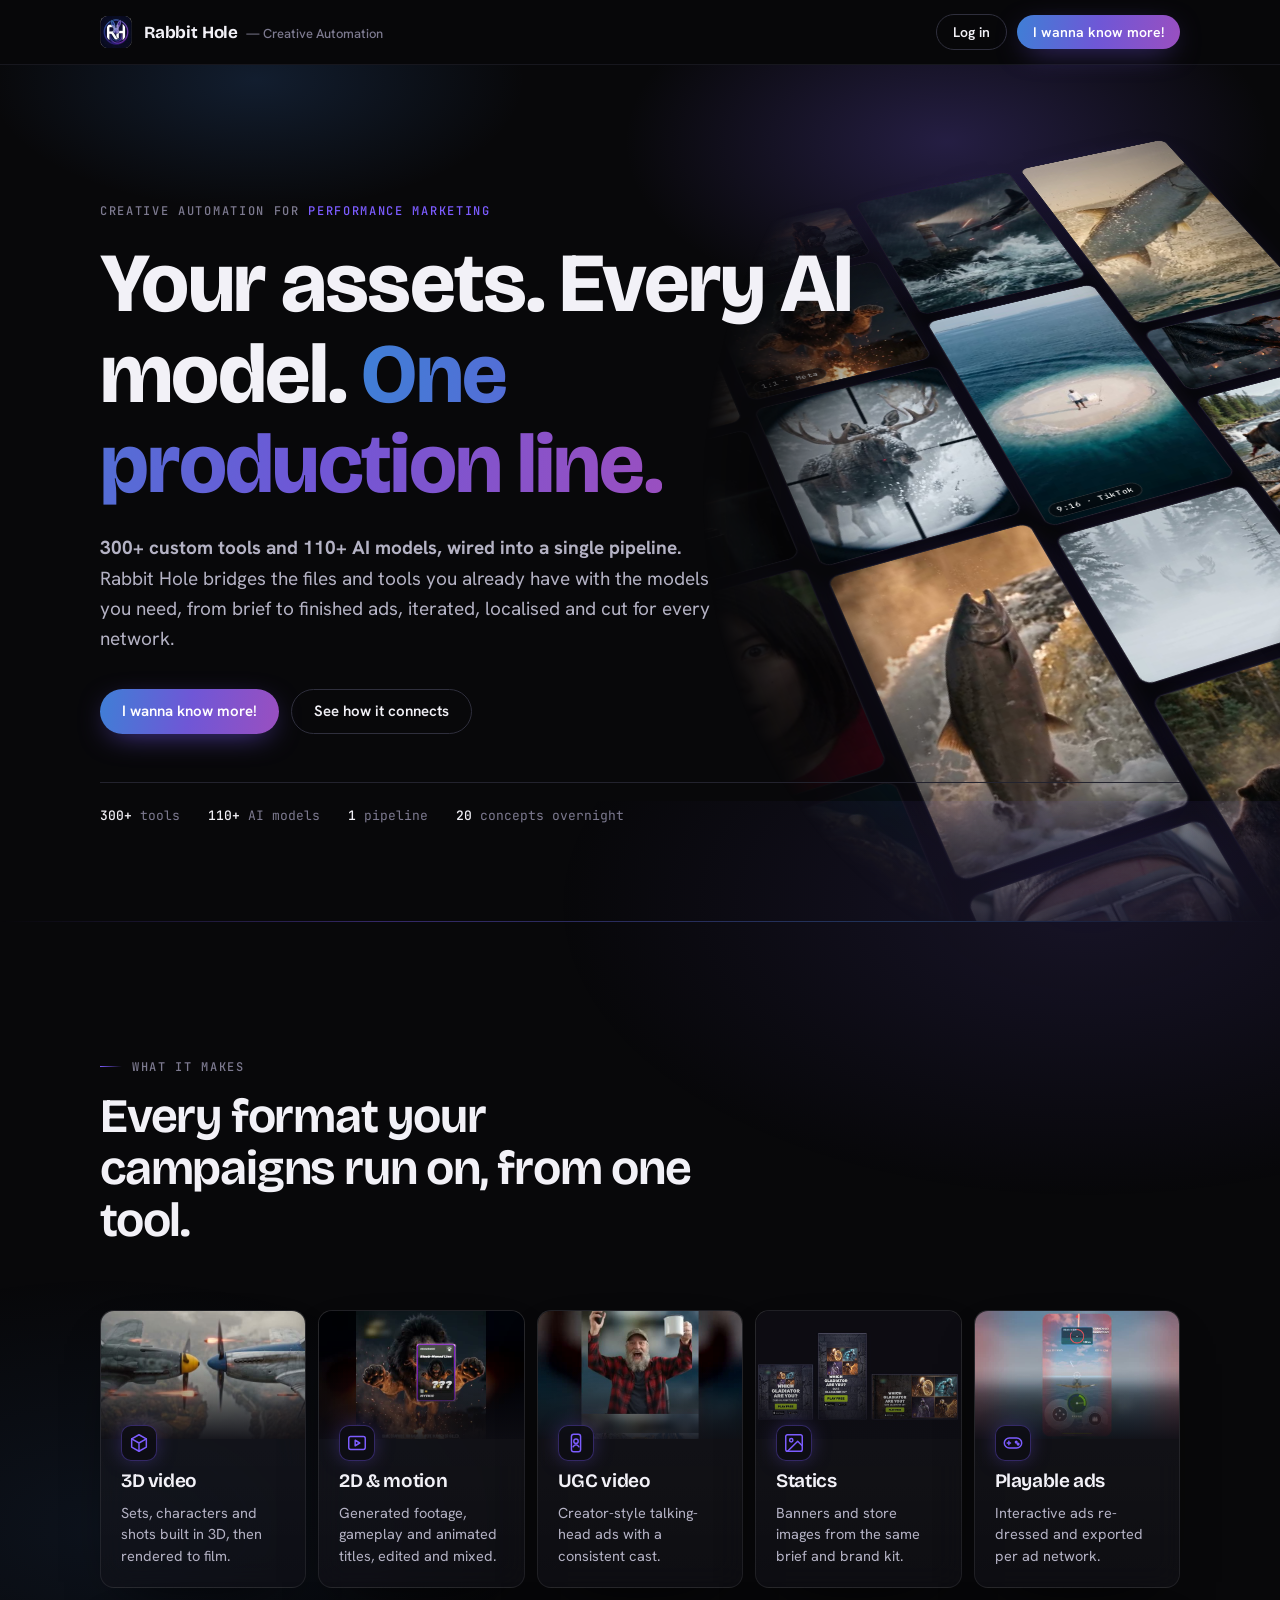
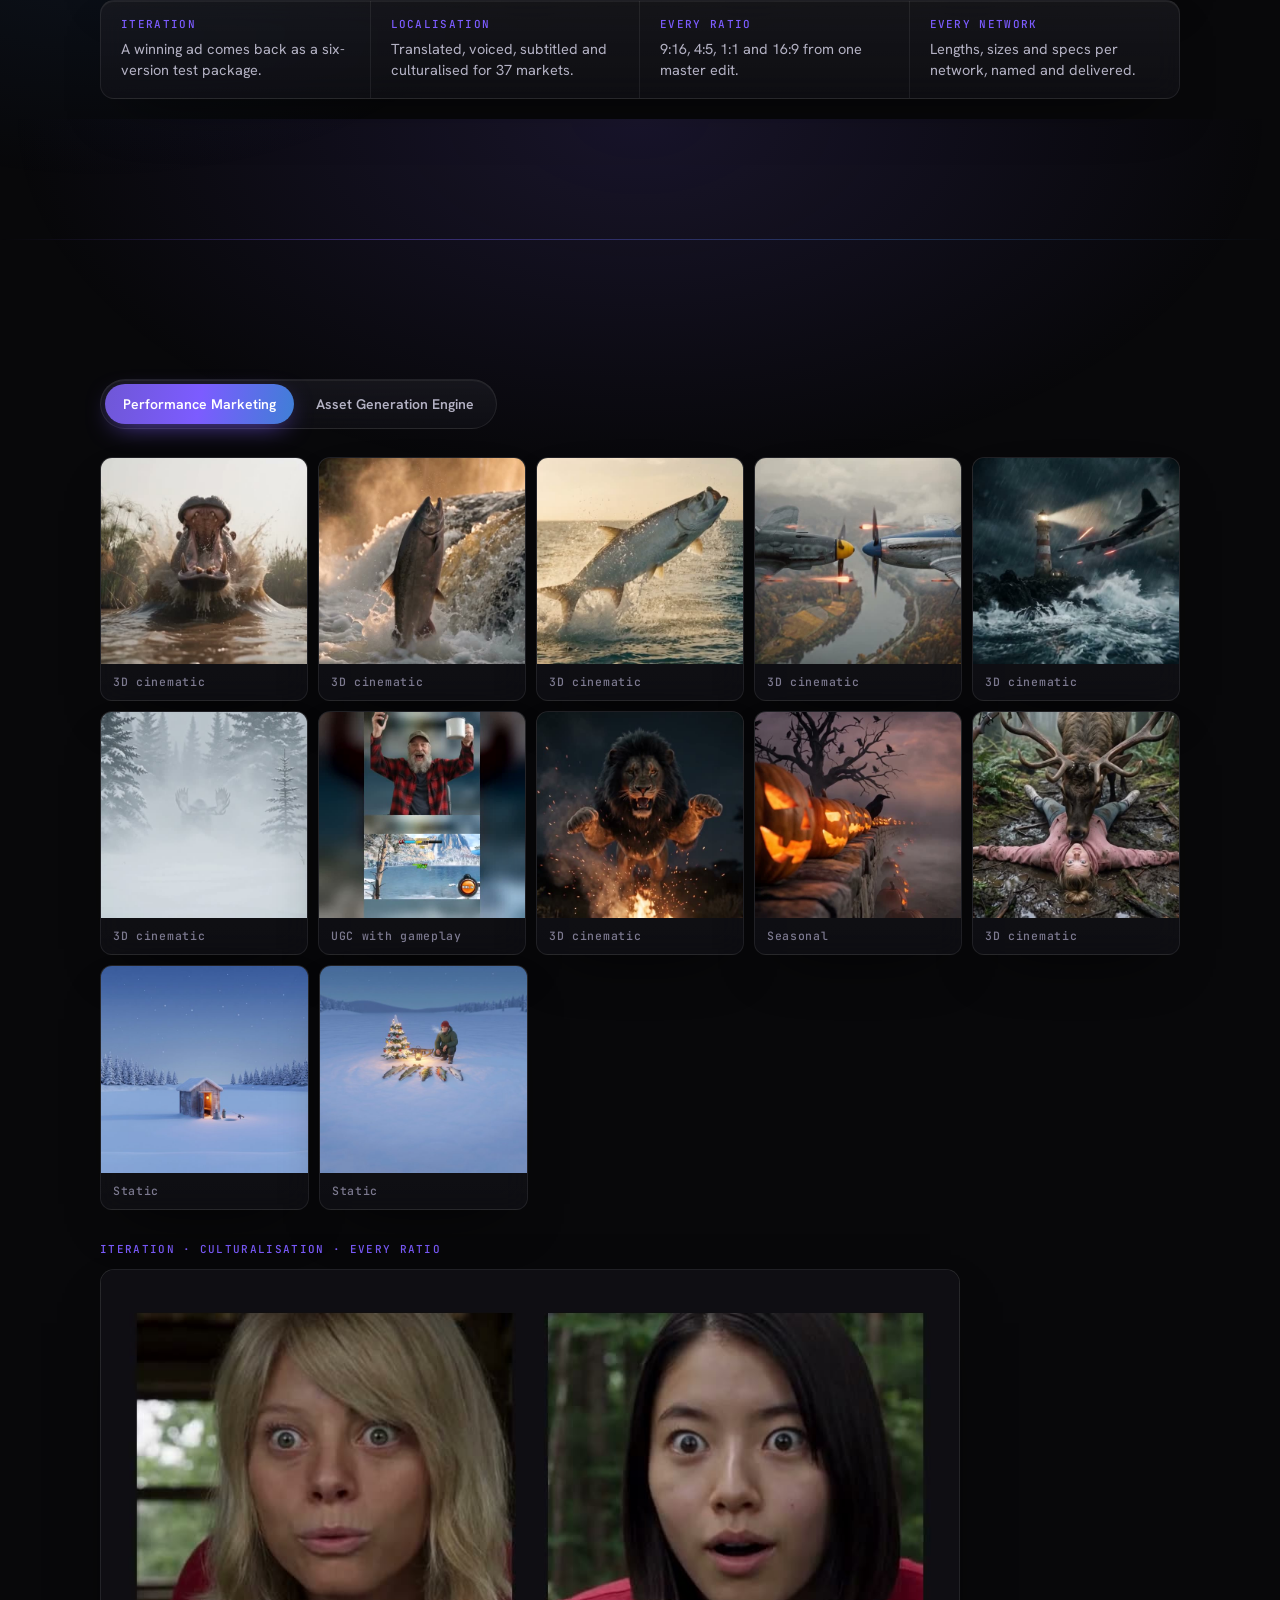
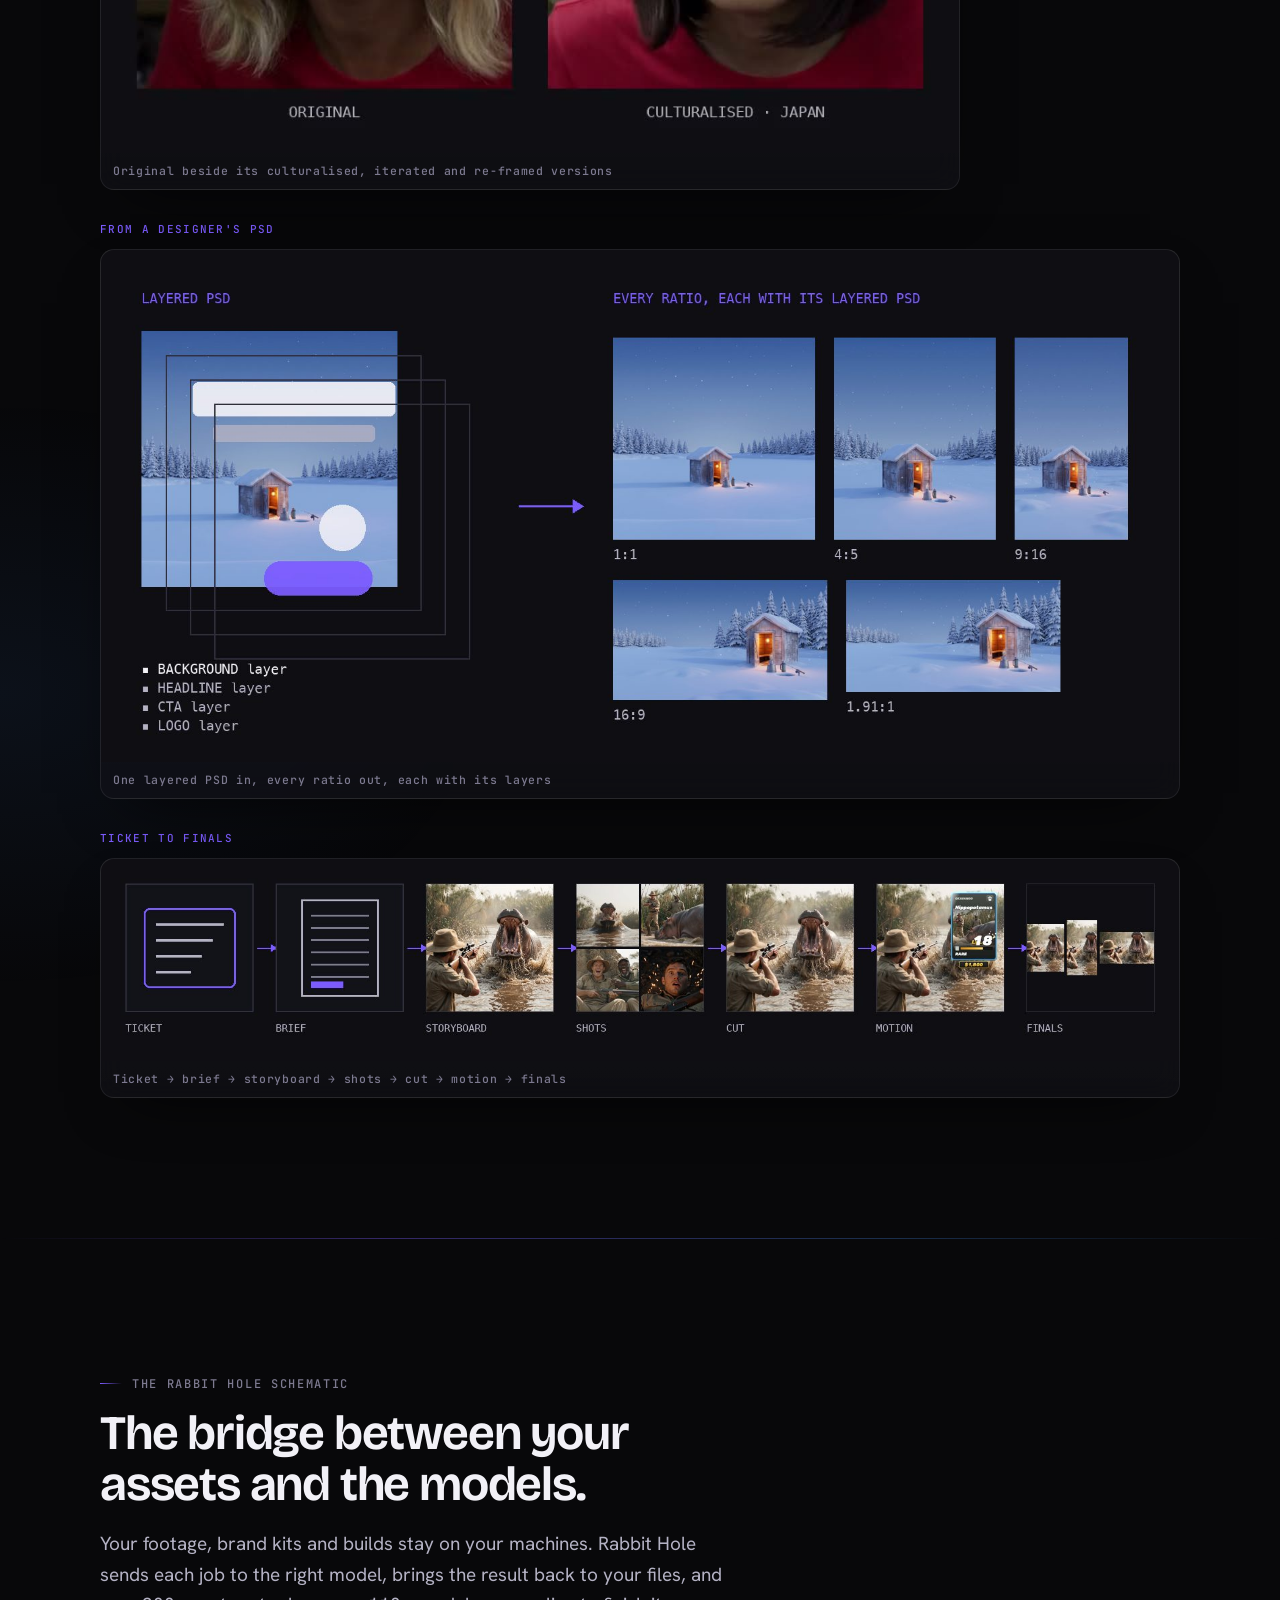
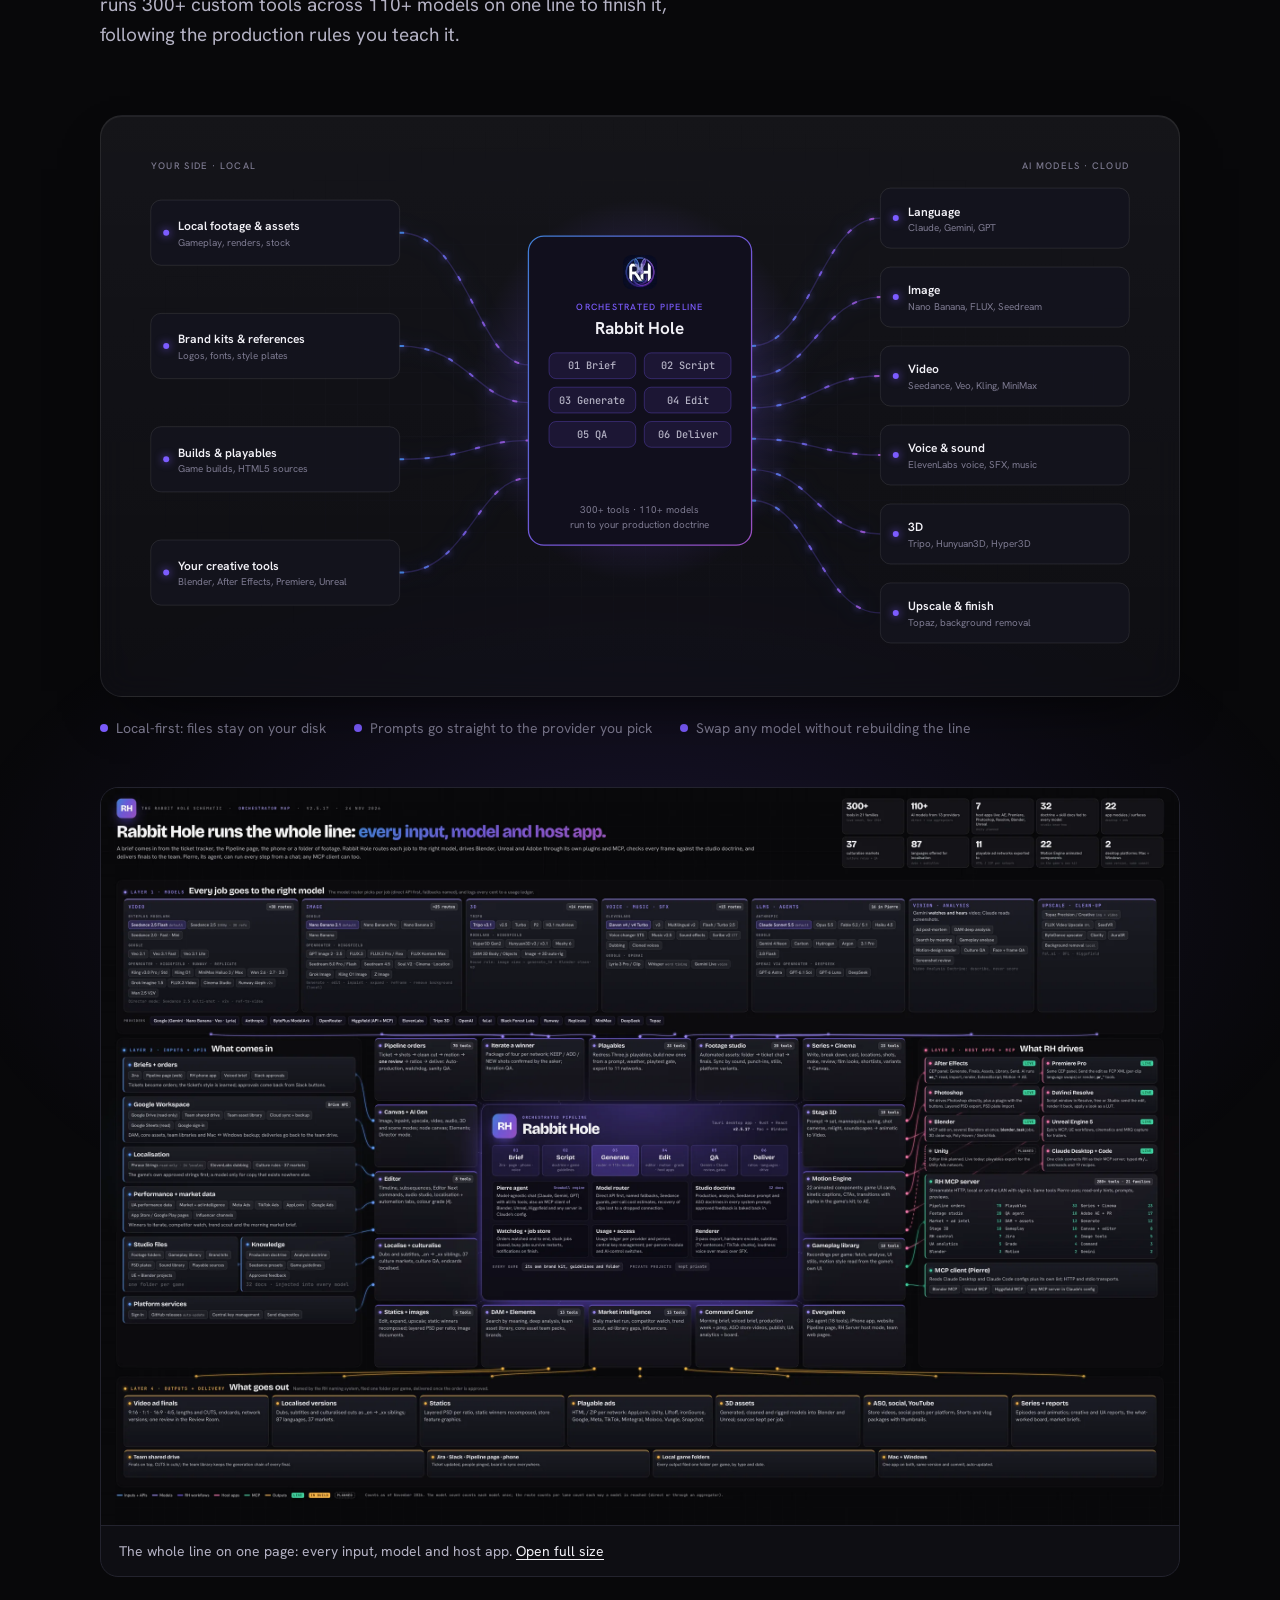
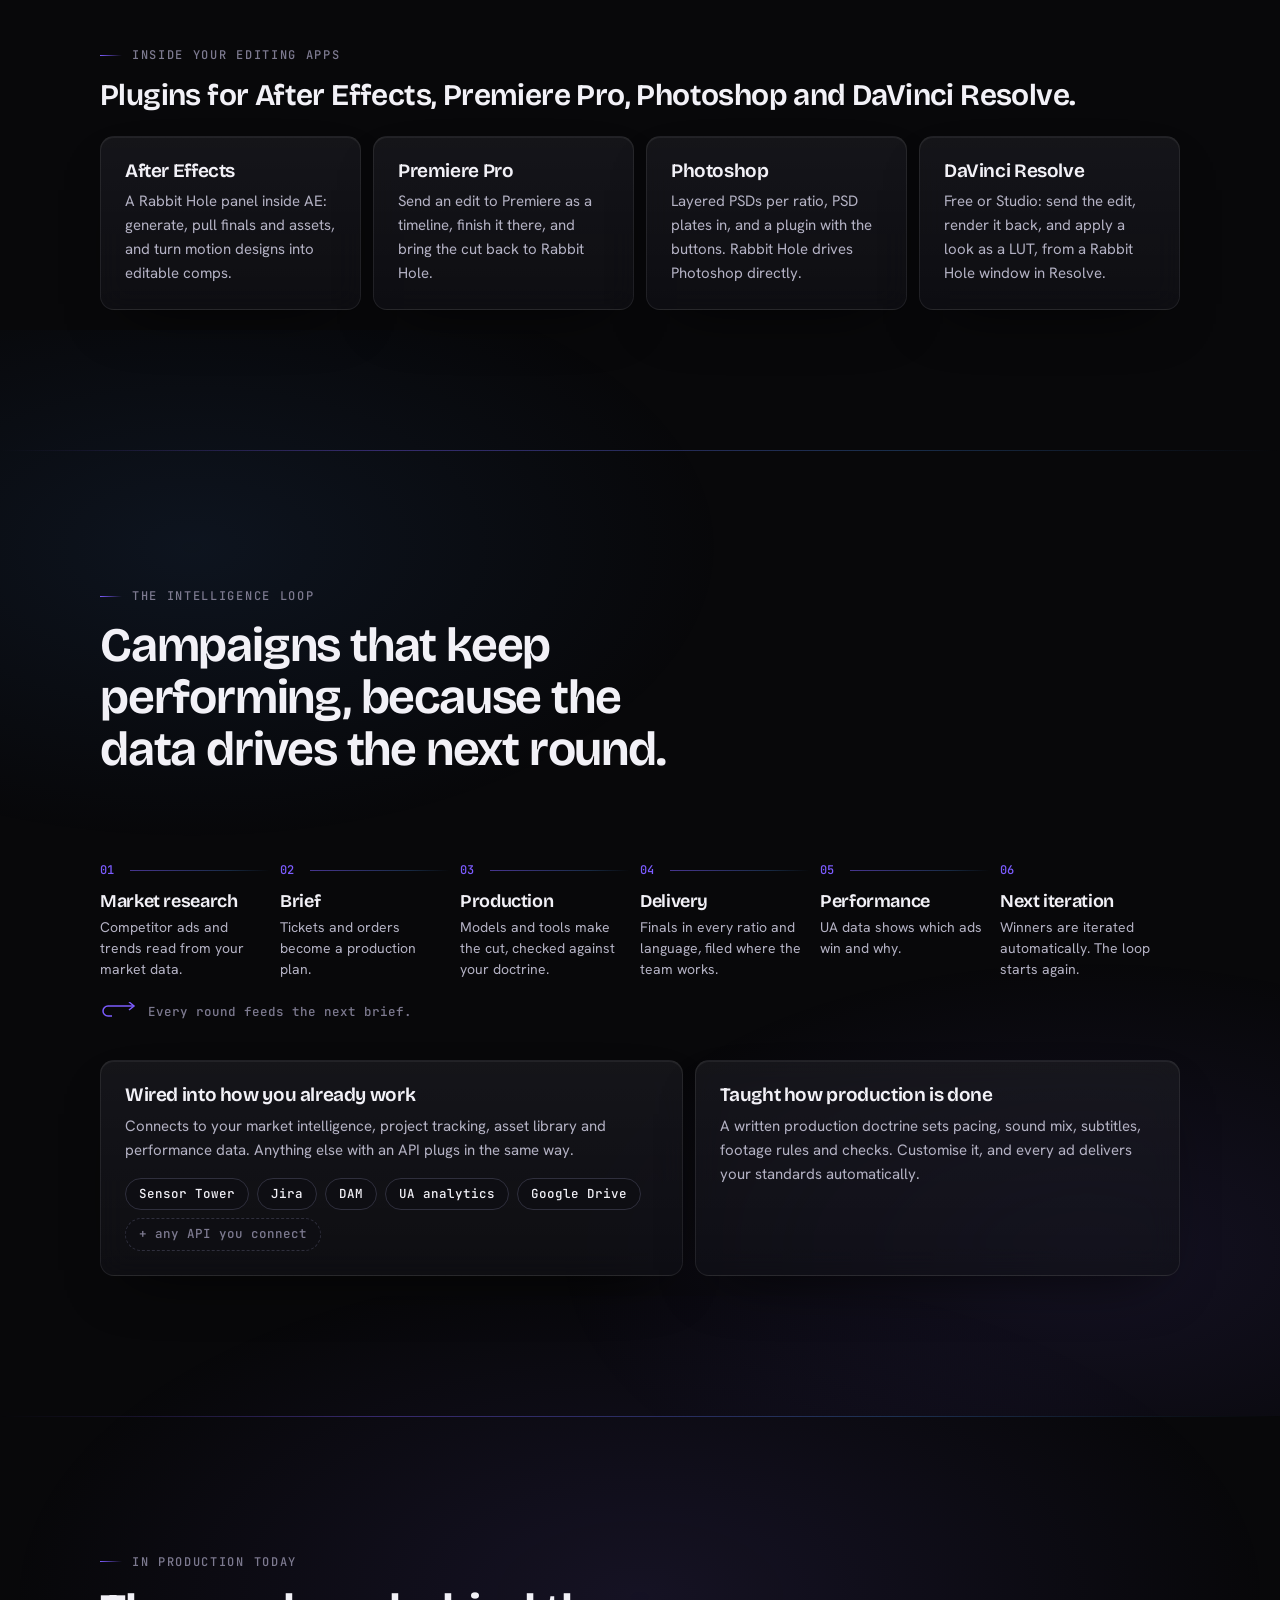
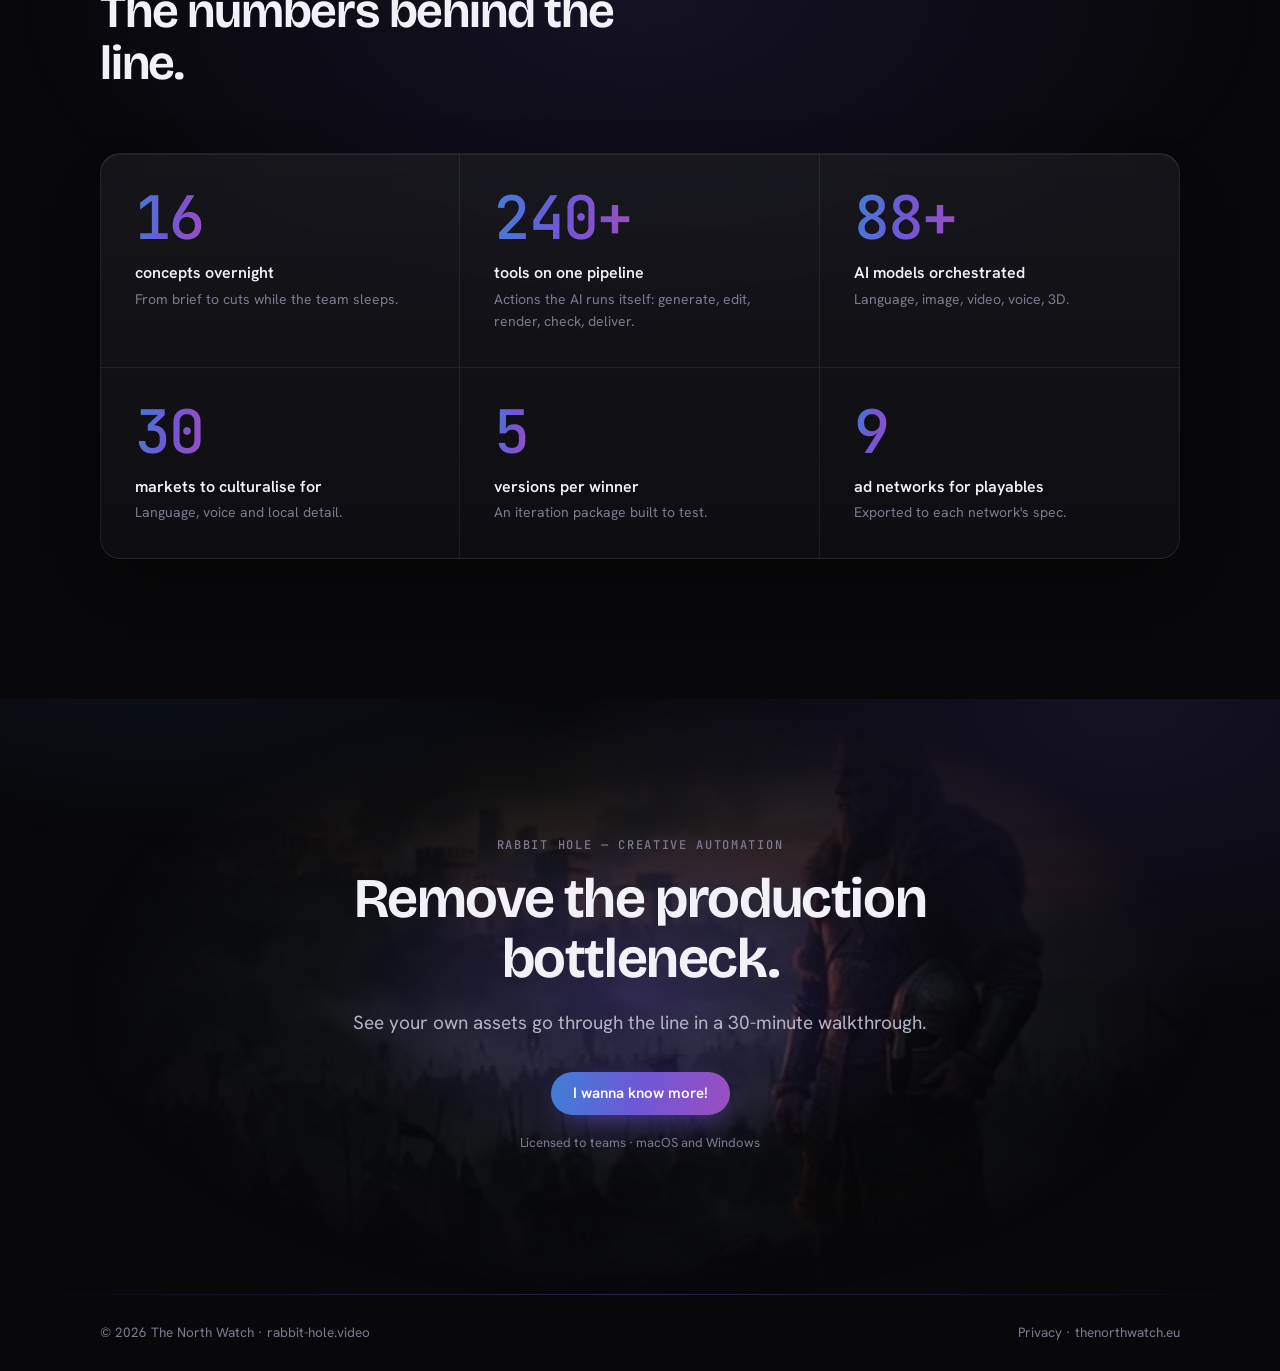
<file: index.html>
<!doctype html>
<html lang="en">
<head>
<meta charset="utf-8">
<meta name="viewport" content="width=device-width, initial-scale=1">
<title>Rabbit Hole Creative Automation</title>
<meta name="description" content="Rabbit Hole is a creative-automation pipeline for performance marketing: your local assets and tools bridged with 110+ AI models, 300+ tools on one orchestrated line.">
<link rel="icon" href="[data-uri]">
<link rel="preconnect" href="https://fonts.googleapis.com">
<link rel="preconnect" href="https://fonts.gstatic.com" crossorigin>
<link rel="stylesheet" href="https://fonts.googleapis.com/css2?family=Bricolage+Grotesque:opsz,wght@12..96,500;12..96,650;12..96,750&family=Hanken+Grotesk:wght@400;500;600&family=JetBrains+Mono:wght@400;500&display=swap">
<style>
:root{
  --bg:#08080a; --bg-2:#0e0e13; --panel:#121219; --line:#23232e; --line-2:#2f2f3d;
  --ink:#f2f1f7; --ink-2:#b4b2c4; --ink-3:#7d7a90;
  --violet:#7c5cff; --violet-soft:rgba(124,92,255,.14);
  --g1:#3f7fd6; --g2:#6f57d6; --g3:#9a4fc0;
  --grad:linear-gradient(100deg,var(--g1),var(--g2) 50%,var(--g3));
  --display:"Bricolage Grotesque",system-ui,sans-serif;
  --body:"Hanken Grotesk",system-ui,sans-serif;
  --mono:"JetBrains Mono",ui-monospace,monospace;
  --wrap:1160px; --gutter:clamp(16px,4vw,40px);
  color-scheme:dark;
}
*{box-sizing:border-box;margin:0;padding:0}
html{background:var(--bg);scroll-behavior:smooth}
body{background:var(--bg);color:var(--ink);font:400 17px/1.6 var(--body);-webkit-font-smoothing:antialiased;overflow-x:hidden}
a{color:inherit}
.wrap{max-width:var(--wrap);margin:0 auto;padding:0 var(--gutter)}
.mono{font-family:var(--mono)}
.eyebrow{font:500 12px/1 var(--mono);letter-spacing:.14em;text-transform:uppercase;color:var(--ink-3)}
.eyebrow b{color:var(--violet);font-weight:500}
h1,h2,h3{font-family:var(--display);font-weight:650;letter-spacing:-.02em;line-height:1.08}
h2{font-size:clamp(28px,3.6vw,42px);max-width:20ch}
.lede{color:var(--ink-2);font-size:clamp(16px,1.6vw,19px);max-width:58ch}
.btn{display:inline-flex;align-items:center;gap:10px;font:600 15px/1 var(--body);text-decoration:none;padding:14px 22px;border-radius:999px;transition:transform .2s ease,box-shadow .2s ease,background .2s ease}
.btn-primary{background:var(--grad);color:#fff;box-shadow:0 8px 30px -10px rgba(124,92,255,.7)}
.btn-primary:hover{transform:translateY(-1px);box-shadow:0 12px 36px -10px rgba(124,92,255,.9)}
.btn-ghost{border:1px solid var(--line-2);color:var(--ink)}
.btn-ghost:hover{background:var(--panel)}
.nav-actions{display:flex;gap:10px;align-items:center}
@media (max-width:420px){.nav-actions .btn-primary{display:none}}
.btn:focus-visible{outline:2px solid var(--violet);outline-offset:3px}

/* nav */
header.nav{position:sticky;top:0;z-index:20;background:rgba(8,8,10,.78);backdrop-filter:blur(12px);-webkit-backdrop-filter:blur(12px);border-bottom:1px solid rgba(35,35,46,.6)}
.nav .wrap{display:flex;align-items:center;justify-content:space-between;height:64px;gap:16px}
.brand{display:flex;align-items:center;gap:12px;text-decoration:none;min-width:0}
.brand img{width:32px;height:32px;border-radius:8px;flex:none}
.lockup{display:flex;align-items:baseline;gap:8px;white-space:nowrap;min-width:0}
.lockup .name{font:700 17px/1 var(--display);letter-spacing:-.01em}
.lockup .sub{font:500 13px/1 var(--body);color:var(--ink-3)}
.nav .btn{padding:10px 16px;font-size:14px}
@media (max-width:560px){.lockup .sub{display:none}}

/* hero */
.hero{position:relative;padding:clamp(72px,11vw,140px) 0 clamp(56px,8vw,96px);overflow:hidden}
.hero::before{content:"";position:absolute;inset:-20% -10% auto;height:620px;background:radial-gradient(closest-side at 70% 40%,rgba(111,87,214,.28),transparent 70%),radial-gradient(closest-side at 25% 30%,rgba(63,127,214,.18),transparent 70%);pointer-events:none}
.hero .wrap{position:relative}
.hero h1{font-size:clamp(40px,6.6vw,84px);font-weight:750;max-width:15ch;margin:22px 0 22px}
.hero h1 .grad{background:var(--grad);-webkit-background-clip:text;background-clip:text;color:transparent}
.hero .lede{margin-bottom:34px}
.ctas{display:flex;flex-wrap:wrap;gap:12px}
.hero-meta{display:flex;flex-wrap:wrap;gap:10px 28px;margin-top:48px;padding-top:24px;border-top:1px solid var(--line);font:400 13px/1.4 var(--mono);color:var(--ink-3)}
.hero-meta strong{color:var(--ink);font-weight:500}

/* sections */
section{padding:clamp(64px,9vw,112px) 0;border-top:1px solid var(--line)}
.sec-head{display:grid;gap:16px;margin-bottom:clamp(32px,5vw,56px)}

/* makes */
.makes{display:grid;grid-template-columns:repeat(5,1fr);gap:12px}
.make{background:var(--panel);border:1px solid var(--line);border-radius:14px;padding:22px 20px 20px;display:flex;flex-direction:column;gap:12px;min-height:170px;transition:border-color .25s ease,transform .25s ease}
.make:hover{border-color:var(--line-2);transform:translateY(-2px)}
.make svg{width:28px;height:28px;stroke:var(--violet);fill:none;stroke-width:1.6;stroke-linecap:round;stroke-linejoin:round}
.make h3{font-size:19px;font-weight:650}
.make p{color:var(--ink-2);font-size:14.5px;line-height:1.5}
.multi{display:grid;grid-template-columns:repeat(4,1fr);gap:0;margin-top:12px;border:1px solid var(--line);border-radius:14px;overflow:hidden}
.multi div{padding:18px 20px;border-right:1px solid var(--line)}
.multi div:last-child{border-right:0}
.multi dt{font:500 11px/1 var(--mono);letter-spacing:.12em;text-transform:uppercase;color:var(--violet);margin-bottom:8px}
.multi dd{color:var(--ink-2);font-size:14.5px;line-height:1.45}
@media (max-width:1000px){.makes{grid-template-columns:repeat(3,1fr)}.multi{grid-template-columns:repeat(2,1fr)}.multi div:nth-child(2){border-right:0}.multi div:nth-child(-n+2){border-bottom:1px solid var(--line)}}
@media (max-width:640px){.makes{grid-template-columns:1fr 1fr}.make{min-height:0}.make:last-child{grid-column:1/-1}.multi{grid-template-columns:1fr}.multi div{border-right:0;border-bottom:1px solid var(--line)}.multi div:last-child{border-bottom:0}}

/* schematic */
#bridge{background:radial-gradient(900px 500px at 50% 55%,rgba(124,92,255,.08),transparent 70%),var(--bg)}
.schem{position:relative;border:1px solid var(--line);border-radius:18px;background:linear-gradient(180deg,rgba(18,18,25,.7),rgba(8,8,10,.7));padding:clamp(8px,2vw,24px);overflow:hidden}
.schem::before{content:"";position:absolute;inset:0;background-image:linear-gradient(var(--line) 1px,transparent 1px),linear-gradient(90deg,var(--line) 1px,transparent 1px);background-size:32px 32px;opacity:.25;mask-image:radial-gradient(closest-side,#000,transparent);-webkit-mask-image:radial-gradient(closest-side,#000,transparent);pointer-events:none}
.schem svg{display:block;width:100%;height:auto;position:relative}
.schem text{font-family:var(--body)}
.s-col{font:500 11px var(--mono);letter-spacing:.14em;fill:var(--ink-3);text-transform:uppercase}
.s-node rect{fill:#14141c;stroke:var(--line-2)}
.s-node .t{font:600 14px var(--body);fill:var(--ink)}
.s-node .d{font:400 11.5px var(--body);fill:var(--ink-3)}
.s-node .dot{fill:var(--violet)}
.s-core-box{fill:#110f1d;stroke:url(#coreStroke);stroke-width:1.5}
.s-core-title{font:650 20px var(--display);fill:var(--ink)}
.s-core-k{font:500 10.5px var(--mono);letter-spacing:.14em;fill:var(--violet)}
.s-stage rect{fill:rgba(124,92,255,.10);stroke:rgba(124,92,255,.35)}
.s-stage text{font:500 12px var(--mono);fill:var(--ink-2)}
.s-stage.on rect{fill:rgba(124,92,255,.32);stroke:var(--violet)}
.s-stage.on text{fill:#fff}
.s-stage rect,.s-stage text{transition:fill .4s ease,stroke .4s ease}
.s-foot{font:400 11.5px var(--mono);fill:var(--ink-3)}
.wire{fill:none;stroke:var(--line-2);stroke-width:1.4}
.flow{fill:none;stroke:url(#wireGrad);stroke-width:2;stroke-linecap:round;stroke-dasharray:6 22;animation:flow 2.4s linear infinite}
.flow.rev{animation-direction:reverse}
@keyframes flow{to{stroke-dashoffset:-56}}
.halo{transform-origin:center;transform-box:fill-box;animation:halo 3.2s ease-in-out infinite}
@keyframes halo{0%,100%{opacity:.35}50%{opacity:.9}}
.legend{display:flex;flex-wrap:wrap;gap:10px 28px;margin-top:20px;color:var(--ink-3);font-size:14px}
.legend span::before{content:"";display:inline-block;width:8px;height:8px;border-radius:50%;background:var(--violet);margin-right:8px;vertical-align:1px}

/* loop */
.loop{list-style:none;display:grid;grid-template-columns:repeat(6,1fr);gap:0;counter-reset:step;position:relative}
.step{position:relative;padding:22px 18px 0 0}
.step::before{counter-increment:step;content:"0" counter(step);font:500 12px var(--mono);color:var(--violet);display:block;margin-bottom:14px}
.step::after{content:"";position:absolute;top:30px;left:30px;right:10px;height:1px;background:linear-gradient(90deg,var(--line-2),var(--line-2) 70%,transparent)}
.step:last-child::after{display:none}
.step h3{font-size:17px;font-weight:650;margin-bottom:6px}
.step p{color:var(--ink-2);font-size:14px;line-height:1.5}
.loop-back{display:flex;align-items:center;gap:12px;margin-top:22px;font:500 12.5px var(--mono);color:var(--ink-3)}
.loop-back svg{flex:none;stroke:var(--violet);fill:none;stroke-width:1.5}
.wiring{display:grid;grid-template-columns:1.2fr 1fr;gap:12px;margin-top:40px}
.rh-map{margin:clamp(28px,4vw,48px) 0 0;border:1px solid var(--line);border-radius:18px;overflow:hidden;background:var(--bg-2)}
.rh-map img{display:block;width:100%;height:auto}
.rh-map figcaption{padding:14px 18px;font-size:14px;color:var(--ink-2);border-top:1px solid var(--line)}
.rh-map figcaption a{color:var(--ink);text-decoration:underline;text-underline-offset:3px}
.hosts{margin-top:clamp(48px,6vw,72px)}
.sec-head.sub{margin-bottom:24px}.sec-head.sub h3{font-size:clamp(22px,2.6vw,30px);text-wrap:balance}
.host-grid{display:grid;grid-template-columns:repeat(4,1fr);gap:12px}
@media (max-width:900px){.host-grid{grid-template-columns:1fr 1fr}}
@media (max-width:560px){.host-grid{grid-template-columns:1fr}}
.card{background:var(--panel);border:1px solid var(--line);border-radius:14px;padding:24px}
.card h3{font-size:19px;margin-bottom:8px}
.card p{color:var(--ink-2);font-size:15px}
.chips{display:flex;flex-wrap:wrap;gap:8px;margin-top:16px}
.chip{font:500 12.5px/1 var(--mono);color:var(--ink);border:1px solid var(--line-2);border-radius:999px;padding:9px 13px;background:var(--bg-2)}
.chip.dim{color:var(--ink-3);border-style:dashed}
@media (max-width:1000px){.loop{grid-template-columns:repeat(3,1fr);row-gap:28px}.step:nth-child(3)::after{display:none}}
@media (max-width:640px){.loop{grid-template-columns:1fr;row-gap:0}.step{padding:0 0 22px 34px;border-left:1px solid var(--line-2);margin-left:6px}.step::before{position:absolute;left:-1px;transform:translateX(-50%);top:0;background:var(--bg);padding:2px 0}.step::after{display:none}.step h3{padding-top:0}.wiring{grid-template-columns:1fr}}

/* numbers */
.nums{display:grid;grid-template-columns:repeat(3,1fr);border:1px solid var(--line);border-radius:18px;overflow:hidden}
.num{padding:clamp(22px,3vw,34px);border-right:1px solid var(--line);border-bottom:1px solid var(--line)}
.num:nth-child(3n){border-right:0}
.num:nth-last-child(-n+3){border-bottom:0}
.num .v{font:500 clamp(40px,5vw,60px)/1 var(--mono);letter-spacing:-.03em;background:var(--grad);-webkit-background-clip:text;background-clip:text;color:transparent;display:inline-block}
.num .l{margin-top:12px;color:var(--ink);font-weight:600;font-size:16px}
.num .s{color:var(--ink-3);font-size:14px;margin-top:2px}
@media (max-width:760px){.nums{grid-template-columns:1fr 1fr}.num{border-right:1px solid var(--line)!important;border-bottom:1px solid var(--line)!important}.num:nth-child(2n){border-right:0!important}.num:nth-last-child(-n+2){border-bottom:0!important}}

/* close */
.close{text-align:center;padding:clamp(80px,11vw,140px) 0;position:relative;overflow:hidden}
.close::before{content:"";position:absolute;left:50%;top:50%;width:900px;height:500px;transform:translate(-50%,-50%);background:radial-gradient(closest-side,rgba(124,92,255,.22),transparent 70%);pointer-events:none}
.close .wrap{position:relative}
.close h2{margin:18px auto 18px;max-width:18ch;font-size:clamp(32px,4.6vw,56px)}
.close .lede{margin:0 auto 34px}
.close .ctas{justify-content:center}
.small{font-size:13px;color:var(--ink-3);margin-top:18px}
footer{border-top:1px solid var(--line);padding:28px 0;color:var(--ink-3);font-size:13.5px}
footer .wrap{display:flex;flex-wrap:wrap;gap:10px 24px;justify-content:space-between}
footer a{text-decoration:none}
footer a:hover{color:var(--ink)}

/* load + reveal choreography */
.js .rise{opacity:0;transform:translateY(14px)}
.js .ready .rise{opacity:1;transform:none;transition:opacity .8s cubic-bezier(.2,.7,.2,1),transform .8s cubic-bezier(.2,.7,.2,1);transition-delay:calc(var(--i,0) * 90ms)}
.js .reveal{opacity:0;transform:translateY(18px)}
.js .reveal.in{opacity:1;transform:none;transition:opacity .9s cubic-bezier(.2,.7,.2,1),transform .9s cubic-bezier(.2,.7,.2,1);transition-delay:calc(var(--i,0) * 70ms)}

@media (prefers-reduced-motion:reduce){
  html{scroll-behavior:auto}
  .flow,.halo{animation:none}
  .flow{stroke-dasharray:none;opacity:.5}
  .js .rise,.js .reveal{opacity:1!important;transform:none!important;transition:none!important}
  .btn,.make{transition:none}
}

/* ---------- showcase: two tabs of real work (added 2026-11-16) ---------- */
.sc-tabs{position:sticky;top:72px;z-index:5;display:inline-flex;gap:4px;padding:4px;border:1px solid var(--line-2);border-radius:999px;background:rgba(14,14,19,.86);backdrop-filter:blur(10px);-webkit-backdrop-filter:blur(10px);margin-bottom:28px}
.sc-tab{font:600 14px/1 var(--body);color:var(--ink-2);background:transparent;border:0;border-radius:999px;padding:11px 18px;cursor:pointer;min-height:40px}
.sc-tab[aria-selected="true"]{background:var(--violet);color:#fff}
.sc-tab:focus-visible{outline:2px solid var(--violet);outline-offset:2px}
.sc-panel[hidden]{display:none}
.sc-grid{display:grid;grid-template-columns:repeat(5,1fr);gap:10px}
.sc-grid.wide{grid-template-columns:repeat(3,1fr)}
.sc-tile{position:relative;margin:0;background:var(--panel);border:1px solid var(--line);border-radius:12px;overflow:hidden}
.sc-tile img,.sc-tile video{display:block;width:100%;height:auto;object-fit:cover;aspect-ratio:1/1;background:var(--bg-2)}
.sc-grid.wide .sc-tile img,.sc-grid.wide .sc-tile video{aspect-ratio:16/9}
.sc-tile.contain img{object-fit:contain}
.sc-tile figcaption,.sc-block figcaption{font:500 11.5px/1.4 var(--mono);letter-spacing:.06em;color:var(--ink-3);padding:10px 12px}
.sc-block{margin:14px 0 0;background:var(--panel);border:1px solid var(--line);border-radius:14px;overflow:hidden}
.sc-block img,.sc-block video{display:block;width:100%;height:auto;background:var(--bg-2)}
.sc-block.narrow{max-width:860px}
.sc-row{display:grid;grid-template-columns:1.25fr 1fr;gap:14px;margin-top:14px}
.sc-row .sc-block{margin:0}
.sc-label{font:500 11px/1 var(--mono);letter-spacing:.12em;text-transform:uppercase;color:var(--violet);margin:34px 0 12px}
.sc-sound{position:absolute;right:10px;bottom:44px;font:600 12px/1 var(--body);color:#fff;background:rgba(8,8,10,.72);border:1px solid var(--line-2);border-radius:999px;padding:9px 13px;cursor:pointer}
.sc-hub svg{display:block;width:100%;height:auto}
.sc-hub text{font-family:var(--body)}
@media (max-width:1000px){.sc-grid{grid-template-columns:repeat(3,1fr)}.sc-row{grid-template-columns:1fr}}
@media (max-width:640px){.sc-grid,.sc-grid.wide{grid-template-columns:1fr 1fr}.sc-tabs{top:64px;display:flex;width:100%}.sc-tab{flex:1;padding:11px 8px;font-size:13px}}

/* ---------- hero mosaic: a tilted wall of cinematic ads (added 2026-11-16) ---------- */
.hero-mosaic{position:absolute;top:0;bottom:0;right:-9%;width:56%;pointer-events:none;overflow:hidden;
  -webkit-mask-image:radial-gradient(ellipse 70% 72% at 58% 50%,#000 42%,transparent 78%);mask-image:radial-gradient(ellipse 70% 72% at 58% 50%,#000 42%,transparent 78%)}
.hm-stage{position:absolute;left:50%;top:50%;width:900px;height:1300px;margin:-650px 0 0 -450px;perspective:1600px}
.hm-plane{display:grid;grid-template-columns:repeat(4,1fr);gap:16px;height:100%;transform:rotateX(48deg) rotateZ(-22deg) translateZ(-40px);transform-style:preserve-3d}
.hm-col{overflow:visible}
.hm-track{display:flex;flex-direction:column;gap:16px;animation:hm-up 70s linear infinite}
.hm-col:nth-child(even) .hm-track{animation-name:hm-down;animation-duration:84s}
@keyframes hm-up{from{transform:translateY(0)}to{transform:translateY(-50%)}}
@keyframes hm-down{from{transform:translateY(-50%)}to{transform:translateY(0)}}
.hm-t{position:relative;margin:0;border-radius:12px;overflow:hidden;border:1px solid rgba(255,255,255,.09);background:var(--panel);box-shadow:0 18px 50px -18px rgba(0,0,0,.8),0 0 0 1px rgba(124,92,255,.06),0 0 40px -18px rgba(124,92,255,.35)}
.hm-t img,.hm-t video{display:block;width:100%;height:100%;object-fit:cover}
.hm-t.r916{aspect-ratio:9/16}.hm-t.r11{aspect-ratio:1/1}.hm-t.r45{aspect-ratio:4/5}.hm-t.r169{aspect-ratio:16/9}
.hm-t i{position:absolute;left:8px;bottom:8px;font:500 10px/1 var(--mono);font-style:normal;letter-spacing:.06em;color:#fff;background:rgba(8,8,10,.62);border:1px solid rgba(255,255,255,.14);border-radius:999px;padding:5px 8px}
.hero .wrap{z-index:2}
@media (max-width:1000px){
  .hero-mosaic{position:relative;inset:auto;right:auto;width:auto;height:300px;margin:40px calc(var(--gutter) * -1) -20px;-webkit-mask-image:linear-gradient(180deg,transparent,#000 22%,#000 70%,transparent);mask-image:linear-gradient(180deg,transparent,#000 22%,#000 70%,transparent)}
  .hm-stage{width:760px;height:1100px;margin:-550px 0 0 -380px}
  .hm-plane{transform:rotateX(52deg) rotateZ(-18deg)}
}
@media (prefers-reduced-motion:reduce){.hm-track{animation:none!important}}

/* ---------- premium pass below the hero (2026-11-16): grounds, glass, glow, motion ---------- */
main > section{position:relative;isolation:isolate;border-top:0;padding:clamp(84px,11vw,140px) 0}
main > section::before{content:"";position:absolute;left:0;right:0;top:0;height:1px;background:linear-gradient(90deg,transparent,rgba(124,92,255,.38) 30%,rgba(63,127,214,.32) 70%,transparent);z-index:0}
main > section::after{content:"";position:absolute;inset:-120px 0 0;z-index:-1;pointer-events:none;
  background:radial-gradient(700px 380px at 12% 0%,rgba(63,127,214,.10),transparent 70%),radial-gradient(820px 460px at 88% 18%,rgba(111,87,214,.13),transparent 70%)}
#makes::after{background:radial-gradient(760px 420px at 85% 10%,rgba(111,87,214,.14),transparent 70%),radial-gradient(600px 360px at 8% 70%,rgba(63,127,214,.09),transparent 70%)}
#showcase::after{background:radial-gradient(900px 520px at 50% 0%,rgba(111,87,214,.16),transparent 70%),radial-gradient(700px 420px at 0% 80%,rgba(63,127,214,.08),transparent 70%)}
#bridge::after{background:radial-gradient(1000px 560px at 50% 55%,rgba(124,92,255,.14),transparent 70%)}
#loop::after{background:radial-gradient(760px 420px at 15% 20%,rgba(63,127,214,.10),transparent 70%),radial-gradient(760px 420px at 85% 85%,rgba(111,87,214,.12),transparent 70%)}
#proof::after{background:radial-gradient(900px 480px at 50% 30%,rgba(111,87,214,.13),transparent 70%)}
#bridge{background:transparent}
.sec-head{gap:18px;margin-bottom:clamp(40px,6vw,64px)}
.sec-head .eyebrow{display:inline-flex;align-items:center;gap:10px}
.sec-head .eyebrow::before{content:"";width:22px;height:1px;background:linear-gradient(90deg,var(--violet),transparent)}
h2{letter-spacing:-.025em;font-size:clamp(30px,4vw,48px)}
/* glass */
.make,.card,.multi,.nums,.sc-tile,.sc-block,.schem,.sc-tabs{
  background:linear-gradient(180deg,rgba(255,255,255,.045),rgba(255,255,255,.012)) ,rgba(14,14,20,.62);
  border:1px solid rgba(255,255,255,.08);
  box-shadow:inset 0 1px 0 rgba(255,255,255,.06),0 24px 60px -30px rgba(0,0,0,.85);
  -webkit-backdrop-filter:blur(14px) saturate(120%);backdrop-filter:blur(14px) saturate(120%)}
.make,.card,.sc-tile,.num{transition:transform .35s cubic-bezier(.2,.7,.2,1),box-shadow .35s ease,border-color .35s ease}
.make:hover,.card:hover,.sc-tile:hover{transform:translateY(-4px);border-color:rgba(124,92,255,.38);box-shadow:inset 0 1px 0 rgba(255,255,255,.08),0 30px 70px -30px rgba(0,0,0,.9),0 0 46px -12px rgba(124,92,255,.45)}
.num:hover{box-shadow:inset 0 0 60px -20px rgba(124,92,255,.35)}
.multi div,.num{border-color:rgba(255,255,255,.07)!important}
.nums{border-radius:20px}
/* "what it makes" media */
.make{padding:0 0 20px;overflow:hidden;gap:10px}
.make .mk-media{position:relative;aspect-ratio:16/10;margin:0 0 6px;overflow:hidden;background:var(--bg-2)}
.make .mk-media img,.make .mk-media video{display:block;width:100%;height:100%;object-fit:cover;transform:scale(1.02);transition:transform .8s cubic-bezier(.2,.7,.2,1)}
.make:hover .mk-media img,.make:hover .mk-media video{transform:scale(1.08)}
.make .mk-media::after{content:"";position:absolute;inset:auto 0 0;height:55%;background:linear-gradient(180deg,transparent,rgba(14,14,20,.92))}
.make svg,.make h3,.make p{margin-left:20px;margin-right:20px}
.make svg{margin-top:-30px;position:relative;z-index:1;background:rgba(14,14,20,.85);border:1px solid rgba(124,92,255,.35);border-radius:10px;padding:6px;width:36px;height:36px;box-shadow:0 0 22px -6px rgba(124,92,255,.6)}
/* steps */
.step h3{font-size:18px}
.step::after{background:linear-gradient(90deg,rgba(124,92,255,.55),rgba(63,127,214,.3) 70%,transparent)}
/* showcase tabs: sliding pill */
.sc-tabs{position:sticky}
.sc-tab{position:relative;z-index:1;transition:color .3s ease}
.sc-tab[aria-selected="true"]{background:transparent;color:#fff}
.sc-pill{position:absolute;top:4px;bottom:4px;left:4px;width:0;border-radius:999px;background:linear-gradient(100deg,#6f57d6,#7c5cff 50%,#3f7fd6);box-shadow:0 8px 26px -8px rgba(124,92,255,.75);transition:transform .45s cubic-bezier(.2,.8,.2,1),width .45s cubic-bezier(.2,.8,.2,1);z-index:0}
/* schematic glow */
.schem{border-radius:22px}
.schem .wire{stroke:rgba(124,92,255,.22);stroke-width:1.6}
.schem .flow{stroke-width:2.4;filter:drop-shadow(0 0 4px rgba(124,92,255,.95)) drop-shadow(0 0 10px rgba(63,127,214,.6));stroke-dasharray:4 26}
.s-node rect{fill:rgba(20,20,30,.92);stroke:rgba(255,255,255,.1)}
.s-node .dot{filter:drop-shadow(0 0 5px rgba(124,92,255,.9))}
.s-stage.on rect{filter:drop-shadow(0 0 8px rgba(124,92,255,.8))}
/* close: a cinematic still behind the call to action */
.close{overflow:hidden}
.close .cl-bg{position:absolute;inset:0;z-index:-1;pointer-events:none;opacity:.32;background:center/cover no-repeat;-webkit-mask-image:radial-gradient(ellipse 60% 70% at 50% 50%,#000 20%,transparent 75%);mask-image:radial-gradient(ellipse 60% 70% at 50% 50%,#000 20%,transparent 75%)}
footer{position:relative;border-top:0}
footer::before{content:"";position:absolute;left:0;right:0;top:0;height:1px;background:linear-gradient(90deg,transparent,rgba(124,92,255,.3),transparent)}
@media (max-width:640px){main > section{padding:72px 0}.make svg{margin-top:-26px}}
@media (prefers-reduced-motion:reduce){.make,.card,.sc-tile,.num,.make .mk-media img,.make .mk-media video,.sc-pill{transition:none!important}.make:hover,.card:hover,.sc-tile:hover{transform:none}.schem .flow{animation:none}}
.make:not(:has(.mk-media)){padding-top:22px;background:linear-gradient(180deg,rgba(124,92,255,.10),rgba(255,255,255,.01) 55%),rgba(14,14,20,.62)}
.make:not(:has(.mk-media)) svg{margin-top:0}
</style>
</head>
<body>
<script>document.documentElement.classList.add('js')</script>

<header class="nav">
  <div class="wrap">
    <a class="brand" href="#top" aria-label="Rabbit Hole, Creative Automation">
      <img src="[data-uri]" alt="" width="32" height="32">
      <span class="lockup"><span class="name">Rabbit Hole</span><span class="sub">— Creative Automation</span></span>
    </a>
    <div class="nav-actions"><a class="btn btn-ghost" href="https://app.rabbit-hole.video/">Log in</a><a class="btn btn-primary" href="mailto:support@thenorthwatch.eu?subject=Rabbit%20Hole%20%E2%80%94%20I%20want%20to%20know%20more">I wanna know more!</a></div>
  </div>
</header>

<main id="top">
  <!-- 1 · Hero -->
  <div class="hero" id="hero">
    <div class="wrap">
      <p class="eyebrow rise" style="--i:0">Creative automation for <b>performance marketing</b></p>
      <h1 class="rise" style="--i:1">Your assets. Every AI model. <span class="grad">One production line.</span></h1>
      <p class="lede rise" style="--i:2"><strong>300+ custom tools and 110+ AI models, wired into a single pipeline.</strong> Rabbit Hole bridges the files and tools you already have with the models you need, from brief to finished ads, iterated, localised and cut for every network.</p>
      <div class="ctas rise" style="--i:3">
        <a class="btn btn-primary" href="mailto:support@thenorthwatch.eu?subject=Rabbit%20Hole%20%E2%80%94%20I%20want%20to%20know%20more">I wanna know more!</a>
        <a class="btn btn-ghost" href="#bridge">See how it connects</a>
      </div>
      <div class="hero-meta rise" style="--i:4">
        <span><strong>300+</strong> tools</span>
        <span><strong>110+</strong> AI models</span>
        <span><strong>1</strong> pipeline</span>
        <span><strong>20</strong> concepts overnight</span>
      </div>
    </div>
  <div class="hero-mosaic" aria-hidden="true"><div class="hm-stage"><div class="hm-plane"><div class="hm-col"><div class="hm-track"><figure class="hm-t r916"><video muted loop playsinline preload="none" poster="media/ad-01.jpg" data-src="media/ad-01.mp4"></video></figure><figure class="hm-t r11"><img src="media/h-s03.jpg" alt="" decoding="async" loading="lazy"></figure><figure class="hm-t r45"><video muted loop playsinline preload="none" poster="media/h-jp.jpg" data-src="media/h-jp.mp4"></video><i>JP</i></figure><figure class="hm-t r11"><img src="media/h-s07.jpg" alt="" decoding="async" loading="lazy"></figure><figure class="hm-t r169"><video muted loop playsinline preload="none" poster="media/ad-04.jpg" data-src="media/ad-04.mp4"></video><i>Iteration v3</i></figure><figure class="hm-t r169"><img src="media/h-s14.jpg" alt="" decoding="async" loading="lazy"></figure><figure class="hm-t r916"><img src="media/ad-01.jpg" alt="" decoding="async" loading="lazy"></figure><figure class="hm-t r11"><img src="media/h-s03.jpg" alt="" decoding="async" loading="lazy"></figure><figure class="hm-t r45"><img src="media/h-jp.jpg" alt="" decoding="async" loading="lazy"><i>JP</i></figure><figure class="hm-t r11"><img src="media/h-s07.jpg" alt="" decoding="async" loading="lazy"></figure><figure class="hm-t r169"><img src="media/ad-04.jpg" alt="" decoding="async" loading="lazy"><i>Iteration v3</i></figure><figure class="hm-t r169"><img src="media/h-s14.jpg" alt="" decoding="async" loading="lazy"></figure></div></div><div class="hm-col"><div class="hm-track"><figure class="hm-t r169"><video muted loop playsinline preload="none" poster="media/h-goth.jpg" data-src="media/h-goth.mp4"></video></figure><figure class="hm-t r11"><img src="media/ad-08.jpg" alt="" decoding="async" loading="lazy"><i>1:1 · Meta</i></figure><figure class="hm-t r45"><img src="media/h-s04.jpg" alt="" decoding="async" loading="lazy"></figure><figure class="hm-t r916"><img src="media/ad-02.jpg" alt="" decoding="async" loading="lazy"></figure><figure class="hm-t r11"><img src="media/h-s08.jpg" alt="" decoding="async" loading="lazy"></figure><figure class="hm-t r169"><img src="media/h-s09.jpg" alt="" decoding="async" loading="lazy"></figure><figure class="hm-t r169"><img src="media/h-goth.jpg" alt="" decoding="async" loading="lazy"></figure><figure class="hm-t r11"><img src="media/ad-08.jpg" alt="" decoding="async" loading="lazy"><i>1:1 · Meta</i></figure><figure class="hm-t r45"><img src="media/h-s04.jpg" alt="" decoding="async" loading="lazy"></figure><figure class="hm-t r916"><img src="media/ad-02.jpg" alt="" decoding="async" loading="lazy"></figure><figure class="hm-t r11"><img src="media/h-s08.jpg" alt="" decoding="async" loading="lazy"></figure><figure class="hm-t r169"><img src="media/h-s09.jpg" alt="" decoding="async" loading="lazy"></figure></div></div><div class="hm-col"><div class="hm-track"><figure class="hm-t r45"><video muted loop playsinline preload="none" poster="media/ad-05.jpg" data-src="media/ad-05.mp4"></video></figure><figure class="hm-t r916"><img src="media/h-s06.jpg" alt="" decoding="async" loading="lazy"><i>9:16 · TikTok</i></figure><figure class="hm-t r11"><img src="media/ad-06.jpg" alt="" decoding="async" loading="lazy"></figure><figure class="hm-t r45"><video muted loop playsinline preload="none" poster="media/h-bear.jpg" data-src="media/h-bear.mp4"></video></figure><figure class="hm-t r11"><img src="media/h-s02.jpg" alt="" decoding="async" loading="lazy"></figure><figure class="hm-t r169"><img src="media/h-s13.jpg" alt="" decoding="async" loading="lazy"></figure><figure class="hm-t r45"><img src="media/ad-05.jpg" alt="" decoding="async" loading="lazy"></figure><figure class="hm-t r916"><img src="media/h-s06.jpg" alt="" decoding="async" loading="lazy"><i>9:16 · TikTok</i></figure><figure class="hm-t r11"><img src="media/ad-06.jpg" alt="" decoding="async" loading="lazy"></figure><figure class="hm-t r45"><img src="media/h-bear.jpg" alt="" decoding="async" loading="lazy"></figure><figure class="hm-t r11"><img src="media/h-s02.jpg" alt="" decoding="async" loading="lazy"></figure><figure class="hm-t r169"><img src="media/h-s13.jpg" alt="" decoding="async" loading="lazy"></figure></div></div><div class="hm-col"><div class="hm-track"><figure class="hm-t r916"><video muted loop playsinline preload="none" poster="media/ad-03.jpg" data-src="media/ad-03.mp4"></video></figure><figure class="hm-t r169"><video muted loop playsinline preload="none" poster="media/h-banner.jpg" data-src="media/h-banner.mp4"></video></figure><figure class="hm-t r11"><img src="media/h-s05.jpg" alt="" decoding="async" loading="lazy"></figure><figure class="hm-t r45"><img src="media/ad-10.jpg" alt="" decoding="async" loading="lazy"></figure><figure class="hm-t r11"><img src="media/h-s10.jpg" alt="" decoding="async" loading="lazy"><i>4:5 · Meta</i></figure><figure class="hm-t r11"><img src="media/h-s12.jpg" alt="" decoding="async" loading="lazy"></figure><figure class="hm-t r916"><img src="media/ad-03.jpg" alt="" decoding="async" loading="lazy"></figure><figure class="hm-t r169"><img src="media/h-banner.jpg" alt="" decoding="async" loading="lazy"></figure><figure class="hm-t r11"><img src="media/h-s05.jpg" alt="" decoding="async" loading="lazy"></figure><figure class="hm-t r45"><img src="media/ad-10.jpg" alt="" decoding="async" loading="lazy"></figure><figure class="hm-t r11"><img src="media/h-s10.jpg" alt="" decoding="async" loading="lazy"><i>4:5 · Meta</i></figure><figure class="hm-t r11"><img src="media/h-s12.jpg" alt="" decoding="async" loading="lazy"></figure></div></div></div></div></div>
  </div>

  <!-- 2 · What it makes -->
  <section id="makes" aria-labelledby="makes-h">
    <div class="wrap">
      <div class="sec-head">
        <p class="eyebrow reveal">What it makes</p>
        <h2 id="makes-h" class="reveal" style="--i:1">Every format your campaigns run on, from one tool.</h2>
      </div>
      <div class="makes">
        <article class="make reveal" style="--i:0">
          <div class="mk-media" aria-hidden="true"><video muted loop playsinline preload="none" poster="media/ad-04.jpg" data-src="media/ad-04.mp4"></video></div>
          <svg viewBox="0 0 24 24" aria-hidden="true"><path d="M12 3 20 7.5v9L12 21l-8-4.5v-9z"/><path d="M12 12 20 7.5M12 12 4 7.5M12 12v9"/></svg>
          <h3>3D video</h3><p>Sets, characters and shots built in 3D, then rendered to film.</p>
        </article>
        <article class="make reveal" style="--i:1">
          <div class="mk-media" aria-hidden="true"><video muted loop playsinline preload="none" poster="media/card-motion.jpg" data-src="media/card-motion.mp4"></video></div>
          <svg viewBox="0 0 24 24" aria-hidden="true"><rect x="3" y="5" width="18" height="14" rx="2"/><path d="m10 9 5 3-5 3z"/></svg>
          <h3>2D &amp; motion</h3><p>Generated footage, gameplay and animated titles, edited and mixed.</p>
        </article>
        <article class="make reveal" style="--i:2">
          <div class="mk-media" aria-hidden="true"><video muted loop playsinline preload="none" poster="media/card-ugc.jpg" data-src="media/card-ugc.mp4"></video></div>
          <svg viewBox="0 0 24 24" aria-hidden="true"><rect x="7" y="2.5" width="10" height="19" rx="2.5"/><circle cx="12" cy="10" r="2.4"/><path d="M8.8 16.2c.8-1.6 1.9-2.4 3.2-2.4s2.4.8 3.2 2.4"/></svg>
          <h3>UGC video</h3><p>Creator-style talking-head ads with a consistent cast.</p>
        </article>
        <article class="make reveal" style="--i:3">
          <div class="mk-media" aria-hidden="true"><img src="media/card-statics.jpg" alt="" loading="lazy" decoding="async"></div>
          <svg viewBox="0 0 24 24" aria-hidden="true"><rect x="3" y="3" width="18" height="18" rx="2"/><circle cx="9" cy="9" r="1.8"/><path d="m21 15-5-5L5 21"/></svg>
          <h3>Statics</h3><p>Banners and store images from the same brief and brand kit.</p>
        </article>
        <article class="make reveal" style="--i:4">
          <div class="mk-media" aria-hidden="true"><video muted loop playsinline preload="none" poster="media/card-playable.jpg" data-src="media/card-playable.mp4"></video></div>
          <svg viewBox="0 0 24 24" aria-hidden="true"><rect x="2.5" y="6.5" width="19" height="11" rx="5.5"/><path d="M7.5 10.2v3.6M5.7 12h3.6"/><circle cx="15.5" cy="11" r=".9"/><circle cx="17.6" cy="13.2" r=".9"/></svg>
          <h3>Playable ads</h3><p>Interactive ads re-dressed and exported per ad network.</p>
        </article>
      </div>
      <dl class="multi reveal" style="--i:2">
        <div><dt>Iteration</dt><dd>A winning ad comes back as a six-version test package.</dd></div>
        <div><dt>Localisation</dt><dd>Translated, voiced, subtitled and culturalised for 37 markets.</dd></div>
        <div><dt>Every ratio</dt><dd>9:16, 4:5, 1:1 and 16:9 from one master edit.</dd></div>
        <div><dt>Every network</dt><dd>Lengths, sizes and specs per network, named and delivered.</dd></div>
      </dl>
    </div>
  </section>


  <!-- 2b · Showcase: real work in two tabs (added 2026-11-16) -->
  <section id="showcase" aria-label="Showcase">
    <div class="wrap">
      <div class="sc-tabs" role="tablist" aria-label="Showcase"><span class="sc-pill" aria-hidden="true"></span>
        <button class="sc-tab" role="tab" id="tab-marketing" aria-controls="marketing" aria-selected="true" tabindex="0" data-tab="marketing"></button>
        <button class="sc-tab" role="tab" id="tab-engine" aria-controls="engine" aria-selected="false" tabindex="-1" data-tab="engine"></button>
      </div>

      <div class="sc-panel" role="tabpanel" id="marketing" aria-labelledby="tab-marketing" tabindex="0">
        <div class="sc-grid"><figure class="sc-tile"><video muted loop playsinline preload="none" poster="" data-poster="media/ad-01.jpg" data-src="media/ad-01.mp4" aria-label="3D cinematic"></video><figcaption>3D cinematic</figcaption></figure><figure class="sc-tile"><video muted loop playsinline preload="none" poster="" data-poster="media/ad-02.jpg" data-src="media/ad-02.mp4" aria-label="3D cinematic"></video><figcaption>3D cinematic</figcaption></figure><figure class="sc-tile"><video muted loop playsinline preload="none" poster="" data-poster="media/ad-03.jpg" data-src="media/ad-03.mp4" aria-label="3D cinematic"></video><figcaption>3D cinematic</figcaption></figure><figure class="sc-tile"><video muted loop playsinline preload="none" poster="" data-poster="media/ad-04.jpg" data-src="media/ad-04.mp4" aria-label="3D cinematic"></video><figcaption>3D cinematic</figcaption></figure><figure class="sc-tile"><video muted loop playsinline preload="none" poster="" data-poster="media/ad-05.jpg" data-src="media/ad-05.mp4" aria-label="3D cinematic"></video><figcaption>3D cinematic</figcaption></figure><figure class="sc-tile"><video muted loop playsinline preload="none" poster="" data-poster="media/ad-06.jpg" data-src="media/ad-06.mp4" aria-label="3D cinematic"></video><figcaption>3D cinematic</figcaption></figure><figure class="sc-tile"><video muted loop playsinline preload="none" poster="" data-poster="media/ad-07.jpg" data-src="media/ad-07.mp4" aria-label="UGC with gameplay"></video><figcaption>UGC with gameplay</figcaption></figure><figure class="sc-tile"><video muted loop playsinline preload="none" poster="" data-poster="media/ad-08.jpg" data-src="media/ad-08.mp4" aria-label="3D cinematic"></video><figcaption>3D cinematic</figcaption></figure><figure class="sc-tile"><video muted loop playsinline preload="none" poster="" data-poster="media/ad-09.jpg" data-src="media/ad-09.mp4" aria-label="Seasonal"></video><figcaption>Seasonal</figcaption></figure><figure class="sc-tile"><video muted loop playsinline preload="none" poster="" data-poster="media/ad-10.jpg" data-src="media/ad-10.mp4" aria-label="3D cinematic"></video><figcaption>3D cinematic</figcaption></figure></div>
        <div class="sc-grid" style="margin-top:10px;grid-template-columns:repeat(2,1fr);max-width:calc(40% - 4px)"><figure class="sc-tile"><img alt="Static" data-src="media/ad-static-1.jpg" decoding="async"><figcaption>Static</figcaption></figure><figure class="sc-tile"><img alt="Static" data-src="media/ad-static-2.jpg" decoding="async"><figcaption>Static</figcaption></figure></div>
        <p class="sc-label">Iteration · culturalisation · every ratio</p>
        <figure class="sc-block narrow"><video muted loop playsinline preload="none" data-poster="media/compare.jpg" data-src="media/compare.mp4" aria-label="Side by side: original and culturalised, original and iteration, 1:1 and 9:16"></video><figcaption>Original beside its culturalised, iterated and re-framed versions</figcaption></figure>
        <p class="sc-label">From a designer's PSD</p>
        <figure class="sc-block"><img alt="A layered PSD becomes every ratio, each with its own layered PSD" data-src="media/psd-ratios.jpg" decoding="async"><figcaption>One layered PSD in, every ratio out, each with its layers</figcaption></figure>
        <p class="sc-label">Ticket to finals</p>
        <figure class="sc-block"><img alt="Ticket, brief, storyboard, shots, cut, motion and finals in every ratio" data-src="media/production-strip.jpg" decoding="async"><figcaption>Ticket → brief → storyboard → shots → cut → motion → finals</figcaption></figure>
      </div>

      <div class="sc-panel" role="tabpanel" id="engine" aria-labelledby="tab-engine" tabindex="0" hidden>
        <figure class="sc-block sc-hub"><svg viewBox="0 0 1100 470" role="img" aria-labelledby="hub-t"><title id="hub-t">An LLM orchestrates Rabbit Hole, which drives audio, images, image to 3D, Blender, Unreal, motion and video</title>
<defs><linearGradient id="hubg" x1="0" x2="1"><stop offset="0" stop-color="#7c5cff"/><stop offset="1" stop-color="#3f7fd6"/></linearGradient></defs>
<g stroke="#2f2f3d" stroke-width="1.5" fill="none">
<path d="M550 235 L150 70"/><path d="M550 235 L150 235"/><path d="M550 235 L150 400"/><path d="M550 235 L950 70"/><path d="M550 235 L950 235"/><path d="M550 235 L950 400"/><path d="M550 235 L550 430"/></g>
<g font-size="15" fill="#f2f1f7" text-anchor="middle">
<rect x="430" y="40" width="240" height="56" rx="28" fill="#121219" stroke="#7c5cff"/><text x="550" y="74">Claude, or any LLM</text>
<path d="M550 96 L550 196" stroke="#7c5cff" stroke-width="2"/><text x="566" y="152" text-anchor="start" fill="#7d7a90" font-size="12">MCP</text>
<rect x="440" y="196" width="220" height="78" rx="16" fill="url(#hubg)"/><text x="550" y="231" font-weight="700" font-size="18">Rabbit Hole</text><text x="550" y="254" font-size="12.5" fill="#e9e6ff">the driver</text>
<rect x="40" y="44" width="220" height="52" rx="12" fill="#121219" stroke="#2f2f3d"/><text x="150" y="76">Audio · music, SFX, voice</text>
<rect x="40" y="209" width="220" height="52" rx="12" fill="#121219" stroke="#2f2f3d"/><text x="150" y="241">Images · concept art</text>
<rect x="40" y="374" width="220" height="52" rx="12" fill="#121219" stroke="#2f2f3d"/><text x="150" y="406">Image → 3D</text>
<rect x="840" y="44" width="220" height="52" rx="12" fill="#121219" stroke="#2f2f3d"/><text x="950" y="76">Blender</text>
<rect x="840" y="209" width="220" height="52" rx="12" fill="#121219" stroke="#2f2f3d"/><text x="950" y="241">Unreal Engine</text>
<rect x="840" y="374" width="220" height="52" rx="12" fill="#121219" stroke="#2f2f3d"/><text x="950" y="406">Motion &amp; UI cards</text>
<rect x="440" y="404" width="220" height="52" rx="12" fill="#121219" stroke="#2f2f3d"/><text x="550" y="436">Video</text>
</g></svg><figcaption>Orchestrated from Claude, or any LLM, over MCP</figcaption></figure>
        <p class="sc-label">From prompt to playable in Unreal</p>
        <div class="sc-grid wide">
          <figure class="sc-tile"><video muted loop playsinline preload="none" poster="" data-poster="media/eng-pie.jpg" data-src="media/eng-pie.mp4" aria-label="Playing in the Unreal editor"></video><figcaption>Playing in the Unreal editor</figcaption></figure>
          <figure class="sc-tile"><video muted loop playsinline preload="none" poster="" data-poster="media/eng-jungle.jpg" data-src="media/eng-jungle.mp4" aria-label="In-game"></video><figcaption>In-game</figcaption></figure>
          <figure class="sc-tile"><video muted loop playsinline preload="none" poster="" data-poster="media/eng-orrery.jpg" data-src="media/eng-orrery.mp4" aria-label="Arena capture"></video><figcaption>Arena capture</figcaption></figure>
          <figure class="sc-tile"><img alt="Arena, lit like its concept" data-src="media/eng-arena-night.jpg" decoding="async"><figcaption>Arena, lit like its concept</figcaption></figure>
          <figure class="sc-tile"><img alt="Arena in the engine" data-src="media/eng-arena-frozen.jpg" decoding="async"><figcaption>Arena in the engine</figcaption></figure>
          <figure class="sc-tile"><img alt="Concept beside in-game" data-src="media/eng-orrery-concept-game.jpg" decoding="async"><figcaption>Concept beside in-game</figcaption></figure>
        </div>
        <p class="sc-label">Image → 3D → Blender</p>
        <div class="sc-grid wide">
          <figure class="sc-tile"><img alt="Concept → 3D model" data-src="media/eng-concept-to-model.jpg" decoding="async"><figcaption>Concept → 3D model</figcaption></figure>
          <figure class="sc-tile"><img alt="Concept → clean → 3D" data-src="media/eng-image-to-3d.jpg" decoding="async"><figcaption>Concept → clean → 3D</figcaption></figure>
          <figure class="sc-tile contain"><img alt="Cleaned and finished in Blender, automatically" data-src="media/eng-blender-finishes.jpg" decoding="async"><figcaption>Cleaned and finished in Blender, automatically</figcaption></figure>
          <figure class="sc-tile contain"><img alt="Armour sets as 3D models" data-src="media/eng-armour-sets.jpg" decoding="async"><figcaption>Armour sets as 3D models</figcaption></figure>
          <figure class="sc-tile"><img alt="Arena: concept beside the built set" data-src="media/eng-arena-blockout.jpg" decoding="async"><figcaption>Arena: concept beside the built set</figcaption></figure>
          <figure class="sc-tile"><img alt="Weapons working in-game" data-src="media/eng-weapon-ingame.jpg" decoding="async"><figcaption>Weapons working in-game</figcaption></figure>
        </div>
        <p class="sc-label">Concepts · characters · in-game art</p>
        <div class="sc-grid wide">
          <figure class="sc-tile"><img alt="Arena concept" data-src="media/eng-concept-arena.jpg" decoding="async"><figcaption>Arena concept</figcaption></figure>
          <figure class="sc-tile contain"><img alt="Creature concept" data-src="media/eng-concept-titan.jpg" decoding="async"><figcaption>Creature concept</figcaption></figure>
          <figure class="sc-tile"><img alt="Character sheet" data-src="media/eng-character-sheet.jpg" decoding="async"><figcaption>Character sheet</figcaption></figure>
          <figure class="sc-tile"><video muted loop playsinline preload="none" poster="" data-poster="media/eng-bullet.jpg" data-src="media/eng-bullet.mp4" aria-label="Cinematic capture"></video><figcaption>Cinematic capture</figcaption></figure>
          <figure class="sc-tile"><video muted loop playsinline preload="none" poster="" data-poster="media/eng-mobile.jpg" data-src="media/eng-mobile.mp4" aria-label="On a phone, with its HUD"></video><figcaption>On a phone, with its HUD</figcaption></figure>
          <figure class="sc-tile contain"><img alt="Menu and arena cards" data-src="media/eng-ui-cards.jpg" decoding="async"><figcaption>Menu and arena cards</figcaption></figure>
        </div>
        <p class="sc-label">Cinematics and voice</p>
        <div class="sc-row">
          <figure class="sc-block" style="position:relative"><video class="sc-voiced" muted playsinline preload="none" data-poster="media/eng-voice.jpg" data-src="media/eng-voice.mp4" aria-label="Narrated cinematic, with subtitles"></video><button class="sc-sound" type="button" aria-pressed="false">Sound on</button><figcaption>Narration, music and subtitles, generated and mixed</figcaption></figure>
          <figure class="sc-block"><video muted loop playsinline preload="none" data-poster="media/eng-cine-loop.jpg" data-src="media/eng-cine-loop.mp4" aria-label="Cinematic"></video><figcaption>Cinematic, shot by shot</figcaption></figure>
        </div>
      </div>
    </div>
  </section>

  <!-- 3 · The bridge schematic -->
  <section id="bridge" aria-labelledby="bridge-h">
    <div class="wrap">
      <div class="sec-head">
        <p class="eyebrow reveal">The Rabbit Hole schematic</p>
        <h2 id="bridge-h" class="reveal" style="--i:1">The bridge between your assets and the models.</h2>
        <p class="lede reveal" style="--i:2">Your footage, brand kits and builds stay on your machines. Rabbit Hole sends each job to the right model, brings the result back to your files, and runs 300+ custom tools across 110+ models on one line to finish it, following the production rules you teach it.</p>
      </div>
      <figure class="schem reveal" style="--i:2">
        <svg id="schematic" role="img" aria-labelledby="schem-title schem-desc" viewBox="0 0 1200 620">
          <title id="schem-title">Rabbit Hole schematic</title>
          <desc id="schem-desc">Local assets and your own tools on the left connect to the Rabbit Hole orchestrated pipeline in the centre, which runs brief, script, generate, edit, QA and deliver stages and routes work to AI models on the right: language, image, video, voice and sound, 3D, and upscaling.</desc>
        </svg>
      </figure>
      <div class="legend reveal" style="--i:3"><span>Local-first: files stay on your disk</span><span>Prompts go straight to the provider you pick</span><span>Swap any model without rebuilding the line</span></div>
      <figure class="rh-map reveal" style="--i:2">
        <a href="media/rh-map-full.jpg" target="_blank" rel="noopener" aria-label="Open the full Rabbit Hole orchestrator map"><img src="media/rh-map.webp" alt="The Rabbit Hole orchestrator map: models in, inputs and APIs on the left, the orchestrated pipeline in the centre, host apps and MCP on the right, finished outputs at the bottom" width="2400" height="1640" loading="lazy" decoding="async"></a>
        <figcaption>The whole line on one page: every input, model and host app. <a href="media/rh-map-full.jpg" target="_blank" rel="noopener">Open full size</a></figcaption>
      </figure>
      <div class="hosts">
        <div class="sec-head sub">
          <p class="eyebrow reveal">Inside your editing apps</p>
          <h3 class="reveal" style="--i:1">Plugins for After Effects, Premiere Pro, Photoshop and DaVinci Resolve.</h3>
        </div>
        <div class="host-grid">
          <div class="card reveal" style="--i:0"><h3>After Effects</h3><p>A Rabbit Hole panel inside AE: generate, pull finals and assets, and turn motion designs into editable comps.</p></div>
          <div class="card reveal" style="--i:1"><h3>Premiere Pro</h3><p>Send an edit to Premiere as a timeline, finish it there, and bring the cut back to Rabbit Hole.</p></div>
          <div class="card reveal" style="--i:2"><h3>Photoshop</h3><p>Layered PSDs per ratio, PSD plates in, and a plugin with the buttons. Rabbit Hole drives Photoshop directly.</p></div>
          <div class="card reveal" style="--i:3"><h3>DaVinci Resolve</h3><p>Free or Studio: send the edit, render it back, and apply a look as a LUT, from a Rabbit Hole window in Resolve.</p></div>
        </div>
      </div>
    </div>
  </section>

  <!-- 4 · Intelligence loop -->
  <section id="loop" aria-labelledby="loop-h">
    <div class="wrap">
      <div class="sec-head">
        <p class="eyebrow reveal">The intelligence loop</p>
        <h2 id="loop-h" class="reveal" style="--i:1">Campaigns that keep performing, because the data drives the next round.</h2>
      </div>
      <ol class="loop">
        <li class="step reveal" style="--i:0"><h3>Market research</h3><p>Competitor ads and trends read from your market data.</p></li>
        <li class="step reveal" style="--i:1"><h3>Brief</h3><p>Tickets and orders become a production plan.</p></li>
        <li class="step reveal" style="--i:2"><h3>Production</h3><p>Models and tools make the cut, checked against your doctrine.</p></li>
        <li class="step reveal" style="--i:3"><h3>Delivery</h3><p>Finals in every ratio and language, filed where the team works.</p></li>
        <li class="step reveal" style="--i:4"><h3>Performance</h3><p>UA data shows which ads win and why.</p></li>
        <li class="step reveal" style="--i:5"><h3>Next iteration</h3><p>Winners are iterated automatically. The loop starts again.</p></li>
      </ol>
      <p class="loop-back reveal" style="--i:6"><svg width="36" height="18" viewBox="0 0 36 18" aria-hidden="true"><path d="M34 4H8a5 5 0 0 0 0 10h4"/><path d="m29 0 5 4-5 4"/></svg>Every round feeds the next brief.</p>

      <div class="wiring">
        <div class="card reveal" style="--i:0">
          <h3>Wired into how you already work</h3>
          <p>Connects to your market intelligence, project tracking, asset library and performance data. Anything else with an API plugs in the same way.</p>
          <div class="chips">
            <span class="chip">Sensor Tower</span><span class="chip">Jira</span><span class="chip">DAM</span><span class="chip">UA analytics</span><span class="chip">Google Drive</span><span class="chip dim">+ any API you connect</span>
          </div>
        </div>
        <div class="card reveal" style="--i:1">
          <h3>Taught how production is done</h3>
          <p>A written production doctrine sets pacing, sound mix, subtitles, footage rules and checks. Customise it, and every ad delivers your standards automatically.</p>
        </div>
      </div>
    </div>
  </section>

  <!-- 5 · Proof -->
  <section id="proof" aria-labelledby="proof-h">
    <div class="wrap">
      <div class="sec-head">
        <p class="eyebrow reveal">In production today</p>
        <h2 id="proof-h" class="reveal" style="--i:1">The numbers behind the line.</h2>
      </div>
      <div class="nums">
        <div class="num reveal" style="--i:0"><span class="v" data-to="20">20</span><p class="l">concepts overnight</p><p class="s">From brief to cuts while the team sleeps.</p></div>
        <div class="num reveal" style="--i:1"><span class="v" data-to="300" data-suffix="+">300+</span><p class="l">tools on one pipeline</p><p class="s">Actions the AI runs itself: generate, edit, render, check, deliver.</p></div>
        <div class="num reveal" style="--i:2"><span class="v" data-to="110" data-suffix="+">110+</span><p class="l">AI models orchestrated</p><p class="s">Language, image, video, voice, 3D.</p></div>
        <div class="num reveal" style="--i:3"><span class="v" data-to="37">37</span><p class="l">markets to culturalise for</p><p class="s">Language, voice and local detail.</p></div>
        <div class="num reveal" style="--i:4"><span class="v" data-to="6">6</span><p class="l">versions per winner</p><p class="s">An iteration package built to test.</p></div>
        <div class="num reveal" style="--i:5"><span class="v" data-to="11">11</span><p class="l">ad networks for playables</p><p class="s">Exported to each network's spec.</p></div>
      </div>
    </div>
  </section>

  <!-- 6 · Close -->
  <section class="close" aria-labelledby="close-h">
    <div class="cl-bg" aria-hidden="true" data-bg="media/h-goth.jpg"></div>
    <div class="wrap">
      <p class="eyebrow reveal">Rabbit Hole — Creative Automation</p>
      <h2 id="close-h" class="reveal" style="--i:1">Remove the production bottleneck.</h2>
      <p class="lede reveal" style="--i:2">See your own assets go through the line in a 30-minute walkthrough.</p>
      <div class="ctas reveal" style="--i:3"><a class="btn btn-primary" href="mailto:support@thenorthwatch.eu?subject=Rabbit%20Hole%20%E2%80%94%20I%20want%20to%20know%20more">I wanna know more!</a></div>
      <p class="small reveal" style="--i:4">Licensed to teams · macOS and Windows</p>
    </div>
  </section>
</main>

<footer>
  <div class="wrap">
    <span>© 2026 The North Watch · rabbit-hole.video</span>
    <span><a href="privacy/">Privacy</a> · <a href="https://thenorthwatch.eu">thenorthwatch.eu</a></span>
  </div>
</footer>

<script>
(function(){
  var reduce = window.matchMedia('(prefers-reduced-motion: reduce)').matches;
  var NS = 'http://www.w3.org/2000/svg';

  /* ---------- schematic ---------- */
  var LEFT = [
    {t:'Local footage & assets', d:'Gameplay, renders, stock'},
    {t:'Brand kits & references', d:'Logos, fonts, style plates'},
    {t:'Builds & playables', d:'Game builds, HTML5 sources'},
    {t:'Your creative tools', d:'Blender, After Effects, Premiere, Unreal'}
  ];
  var RIGHT = [
    {t:'Language', d:'Claude, Gemini, GPT'},
    {t:'Image', d:'Nano Banana, FLUX, Seedream'},
    {t:'Video', d:'Seedance, Veo, Kling, MiniMax'},
    {t:'Voice & sound', d:'ElevenLabs voice, SFX, music'},
    {t:'3D', d:'Tripo, Hunyuan3D, Hyper3D'},
    {t:'Upscale & finish', d:'Topaz, background removal'}
  ];
  var STAGES = ['Brief','Script','Generate','Edit','QA','Deliver'];

  function el(name, attrs, parent, text){
    var e = document.createElementNS(NS, name);
    for (var k in attrs) e.setAttribute(k, attrs[k]);
    if (text != null) e.textContent = text;
    if (parent) parent.appendChild(e);
    return e;
  }
  function node(g, x, y, w, h, n){
    var gg = el('g', {'class':'s-node'}, g);
    el('rect', {x:x, y:y, width:w, height:h, rx:12}, gg);
    el('circle', {'class':'dot', cx:x+18, cy:y+h/2, r:3.5}, gg);
    el('text', {'class':'t', x:x+32, y:y+h/2-3}, gg, n.t);
    el('text', {'class':'d', x:x+32, y:y+h/2+15}, gg, n.d);
  }
  function wire(g, d, rev){
    el('path', {'class':'wire', d:d}, g);
    el('path', {'class':'flow' + (rev ? ' rev' : ''), d:d}, g);
  }
  function defs(svg){
    var d = el('defs', {}, svg);
    var lg = el('linearGradient', {id:'wireGrad', x1:'0', y1:'0', x2:'1', y2:'0'}, d);
    el('stop', {offset:'0', 'stop-color':'#3f7fd6'}, lg);
    el('stop', {offset:'.5', 'stop-color':'#6f57d6'}, lg);
    el('stop', {offset:'1', 'stop-color':'#9a4fc0'}, lg);
    var cs = el('linearGradient', {id:'coreStroke', x1:'0', y1:'0', x2:'1', y2:'1'}, d);
    el('stop', {offset:'0', 'stop-color':'#3f7fd6'}, cs);
    el('stop', {offset:'.5', 'stop-color':'#6f57d6'}, cs);
    el('stop', {offset:'1', 'stop-color':'#9a4fc0'}, cs);
    var rg = el('radialGradient', {id:'coreGlow'}, d);
    el('stop', {offset:'0', 'stop-color':'#7c5cff', 'stop-opacity':'.45'}, rg);
    el('stop', {offset:'1', 'stop-color':'#7c5cff', 'stop-opacity':'0'}, rg);
  }
  var stageEls = [], svg;
  function core(g, x, y, w, h, compact){
    el('ellipse', {'class':'halo', cx:x+w/2, cy:y+h/2, rx:w*0.75, ry:h*0.62, fill:'url(#coreGlow)'}, g);
    el('rect', {'class':'s-core-box', x:x, y:y, width:w, height:h, rx:18}, g);
    var cp = el('clipPath', {id:'logoClip'}, svg.querySelector('defs'));
    el('rect', {x:x+w/2-20, y:y+22, width:40, height:40, rx:10}, cp);
    var img = el('image', {x:x+w/2-22, y:y+20, width:44, height:44, 'clip-path':'url(#logoClip)'}, g);
    img.setAttributeNS('http://www.w3.org/1999/xlink', 'href', document.querySelector('.brand img').src);
    img.setAttribute('href', document.querySelector('.brand img').src);
    el('text', {'class':'s-core-k', x:x+w/2, y:y+86, 'text-anchor':'middle'}, g, 'ORCHESTRATED PIPELINE');
    el('text', {'class':'s-core-title', x:x+w/2, y:y+114, 'text-anchor':'middle'}, g, 'Rabbit Hole');
    stageEls = [];
    var cols = compact ? 3 : 2, sw = compact ? (w-48-16)/3 : (w-48-10)/2, sh = 30, gap = compact ? 8 : 10;
    for (var i = 0; i < STAGES.length; i++){
      var cx = x + 24 + (i % cols) * (sw + gap), cy = y + 136 + Math.floor(i / cols) * (sh + 10);
      var sg = el('g', {'class':'s-stage'}, g);
      el('rect', {x:cx, y:cy, width:sw, height:sh, rx:8}, sg);
      el('text', {x:cx+sw/2, y:cy+sh/2+4, 'text-anchor':'middle'}, sg, compact ? STAGES[i] : String(i+1).padStart(2,'0') + ' ' + STAGES[i]);
      stageEls.push(sg);
    }
    el('text', {'class':'s-foot', x:x+w/2, y:y+h-38, 'text-anchor':'middle'}, g, '300+ tools · 110+ models');
    el('text', {'class':'s-foot', x:x+w/2, y:y+h-20, 'text-anchor':'middle'}, g, 'run to your production doctrine');
  }
  function drawWide(svg){
    svg.setAttribute('viewBox', '0 0 1200 620');
    var g = el('g', {}, svg);
    el('text', {'class':'s-col', x:30, y:34}, g, 'Your side · local');
    el('text', {'class':'s-col', x:1170, y:34, 'text-anchor':'end'}, g, 'AI models · cloud');
    var cx = 470, cy = 112, cw = 260, ch = 360;
    var wires = el('g', {}, g);
    var lw = 290, lh = 76;
    LEFT.forEach(function(n, i){
      var y = 70 + i * 132, my = y + lh/2, ty = cy + 150 + i * 44;
      wire(wires, 'M'+(30+lw)+' '+my+' C '+(400)+' '+my+', '+(410)+' '+ty+', '+cx+' '+ty, false);
      node(g, 30, y, lw, lh, n);
    });
    var rw = 290, rh = 70;
    RIGHT.forEach(function(n, i){
      var y = 56 + i * 92, my = y + rh/2, ty = cy + 128 + i * 36;
      wire(wires, 'M'+(cx+cw)+' '+ty+' C '+(800)+' '+ty+', '+(810)+' '+my+', '+(880)+' '+my, i % 2 === 1);
      node(g, 880, y, rw, rh, n);
    });
    core(g, cx, cy, cw, ch, false);
  }
  function drawTall(svg){
    var SHORT_L = [['Local footage','Gameplay, renders'],['Brand kits','Logos, style plates'],['Builds','Game builds, HTML5'],['Your tools','Blender, After Effects']];
    var SHORT_R = [['Language','Claude, Gemini, GPT'],['Image','Nano Banana, FLUX'],['Video','Seedance, Veo, Kling'],['Voice & sound','ElevenLabs'],['3D','Tripo, Hunyuan3D'],['Upscale & finish','Topaz, cut-outs']];
    var nw = 164, nh = 64, cx = 20, cw = 320, ch = 272, colX = [10 + nw/2, 10 + nw + 12 + nw/2];
    var cy = 40 + 2 * nh + 64 + 56, my0 = cy + ch + 62;
    var H = my0 + 3 * nh + 2 * 14 + 12;
    svg.setAttribute('viewBox', '0 0 360 ' + H);
    var g = el('g', {}, svg);
    var wires = el('g', {}, g);
    el('text', {'class':'s-col', x:180, y:22, 'text-anchor':'middle'}, g, 'Your side \u00b7 local');
    colX.forEach(function(x, c){ wire(wires, 'M'+x+' '+(40+nh/2)+' L '+x+' '+cy, c === 1); });
    LEFT.forEach(function(n, i){
      node(g, 10 + (i % 2) * (nw + 12), 40 + Math.floor(i / 2) * (nh + 64), nw, nh, {t:SHORT_L[i][0], d:SHORT_L[i][1]});
    });
    el('text', {'class':'s-col', x:180, y:cy+ch+36, 'text-anchor':'middle'}, g, 'AI models \u00b7 cloud');
    colX.forEach(function(x, c){ wire(wires, 'M'+x+' '+(cy+ch)+' L '+x+' '+(my0 + 2*(nh+14) + nh/2), c === 0); });
    RIGHT.forEach(function(n, i){
      node(g, 10 + (i % 2) * (nw + 12), my0 + Math.floor(i / 2) * (nh + 14), nw, nh, {t:SHORT_R[i][0], d:SHORT_R[i][1]});
    });
    core(g, cx, cy, cw, ch, true);
  }
  svg = document.getElementById('schematic'); var mode = '';
  function render(){
    var m = window.innerWidth < 760 ? 'tall' : 'wide';
    if (m === mode) return;
    mode = m;
    while (svg.lastChild && svg.lastChild.nodeName !== 'desc') svg.removeChild(svg.lastChild);
    defs(svg);
    (m === 'tall' ? drawTall : drawWide)(svg);
  }
  render();
  window.addEventListener('resize', render);

  /* stage highlight: the signal moving through the pipeline */
  if (!reduce){
    var k = 0;
    setInterval(function(){
      stageEls.forEach(function(s, i){ s.classList.toggle('on', i === k); });
      k = (k + 1) % STAGES.length;
    }, 1100);
  }

  /* ---------- load + reveal + count-up ---------- */
  requestAnimationFrame(function(){ document.getElementById('hero').classList.add('ready'); });

  function countUp(span){
    var to = +span.dataset.to, suf = span.dataset.suffix || '';
    if (reduce){ span.textContent = to + suf; return; }
    var t0 = null, dur = 1400;
    function tick(t){
      if (!t0) t0 = t;
      var p = Math.min(1, (t - t0) / dur), e = 1 - Math.pow(1 - p, 3);
      span.textContent = Math.round(to * e) + suf;
      if (p < 1) requestAnimationFrame(tick);
    }
    span.textContent = '0' + suf;
    requestAnimationFrame(tick);
  }
  var items = document.querySelectorAll('.reveal');
  if (!('IntersectionObserver' in window) || reduce){
    items.forEach(function(i){ i.classList.add('in'); });
    document.querySelectorAll('.num .v').forEach(function(s){ s.textContent = s.dataset.to + (s.dataset.suffix || ''); });
    return;
  }
  var io = new IntersectionObserver(function(entries){
    entries.forEach(function(en){
      if (!en.isIntersecting) return;
      en.target.classList.add('in');
      var v = en.target.querySelector('.v[data-to]');
      if (v) countUp(v);
      io.unobserve(en.target);
    });
  }, {threshold:.15, rootMargin:'0px 0px -6% 0px'});
  items.forEach(function(i){ io.observe(i); });
})();
</script>

<script>
/* Showcase tabs (2026-11-16). Rename the tabs here. */
(function(){
  var TABS = { marketing: 'Performance Marketing', engine: 'Asset Generation Engine' };
  var reduce = window.matchMedia && matchMedia('(prefers-reduced-motion: reduce)').matches;
  var tabs = [].slice.call(document.querySelectorAll('.sc-tab'));
  if (!tabs.length) return;
  tabs.forEach(function(b){ b.textContent = TABS[b.dataset.tab]; });
  var io = ('IntersectionObserver' in window) ? new IntersectionObserver(function(es){
    es.forEach(function(e){
      var v = e.target;
      if (e.isIntersecting){ if (!reduce && !v.classList.contains('sc-voiced')) { var p = v.play(); if (p && p.catch) p.catch(function(){}); } }
      else if (!v.paused) v.pause();
    });
  }, {threshold:.25}) : null;
  function load(panel){
    panel.querySelectorAll('img[data-src]').forEach(function(i){ i.loading = 'lazy'; i.src = i.dataset.src; i.removeAttribute('data-src'); });
    panel.querySelectorAll('video[data-src]').forEach(function(v){
      v.poster = v.dataset.poster;
      if (!reduce || v.classList.contains('sc-voiced')) { v.src = v.dataset.src; v.preload = 'metadata'; }
      v.removeAttribute('data-src');
      if (io) io.observe(v);
    });
  }
  function show(id, focus){
    tabs.forEach(function(b){
      var on = b.dataset.tab === id;
      b.setAttribute('aria-selected', on ? 'true' : 'false');
      b.tabIndex = on ? 0 : -1;
      var panel = document.getElementById(b.dataset.tab);
      panel.hidden = !on;
      if (on) { load(panel); if (focus) b.focus(); }
      else panel.querySelectorAll('video').forEach(function(v){ v.pause(); });
    });
  }
  tabs.forEach(function(b, i){
    b.addEventListener('click', function(){ show(b.dataset.tab); history.replaceState(null, '', '#' + b.dataset.tab); });
    b.addEventListener('keydown', function(e){
      var k = e.key, n = null;
      if (k === 'ArrowRight') n = tabs[(i + 1) % tabs.length];
      else if (k === 'ArrowLeft') n = tabs[(i - 1 + tabs.length) % tabs.length];
      else if (k === 'Home') n = tabs[0]; else if (k === 'End') n = tabs[tabs.length - 1];
      if (n){ e.preventDefault(); show(n.dataset.tab, true); history.replaceState(null, '', '#' + n.dataset.tab); }
    });
  });
  var want = (location.hash || '').slice(1);
  show(TABS[want] ? want : 'marketing');
  if (TABS[want]) setTimeout(function(){ document.getElementById('showcase').scrollIntoView({block:'start'}); }, 50);
  window.addEventListener('hashchange', function(){ var h = location.hash.slice(1); if (TABS[h]) { show(h); document.getElementById('showcase').scrollIntoView({block:'start'}); } });
  document.querySelectorAll('.sc-sound').forEach(function(btn){
    var v = btn.parentNode.querySelector('video');
    btn.addEventListener('click', function(){
      if (!v.src) v.src = v.dataset.src || 'media/eng-voice.mp4';
      var on = btn.getAttribute('aria-pressed') !== 'true';
      btn.setAttribute('aria-pressed', on ? 'true' : 'false');
      btn.textContent = on ? 'Sound off' : 'Sound on';
      v.muted = !on;
      if (on){ v.currentTime = 0; var p = v.play(); if (p && p.catch) p.catch(function(){}); } else v.pause();
    });
    v.addEventListener('ended', function(){ btn.setAttribute('aria-pressed','false'); btn.textContent = 'Sound on'; v.muted = true; });
  });
})();
</script>

<script>
/* Hero mosaic: posters first, a few videos play once the page has loaded and only while on screen (2026-11-16). */
(function(){
  var reduce = window.matchMedia && matchMedia('(prefers-reduced-motion: reduce)').matches;
  if (reduce) return;
  var vids = [].slice.call(document.querySelectorAll('.hero-mosaic video[data-src]'));
  if (!vids.length) return;
  function start(){
    var io = ('IntersectionObserver' in window) ? new IntersectionObserver(function(es){
      es.forEach(function(e){ var v = e.target;
        if (e.isIntersecting){ if (!v.src) v.src = v.dataset.src; var p = v.play(); if (p && p.catch) p.catch(function(){}); }
        else if (!v.paused) v.pause(); });
    }, {threshold:.1}) : null;
    vids.forEach(function(v){ if (io) io.observe(v); else { v.src = v.dataset.src; v.play(); } });
  }
  if (document.readyState === 'complete') setTimeout(start, 300); else window.addEventListener('load', function(){ setTimeout(start, 300); });
})();
</script>

<script>
/* Premium pass (2026-11-16): sliding tab pill, card media in view, lazy close background. */
(function(){
  var reduce = window.matchMedia && matchMedia('(prefers-reduced-motion: reduce)').matches;
  var pill = document.querySelector('.sc-pill');
  function place(){
    var on = document.querySelector('.sc-tab[aria-selected="true"]'); if (!pill || !on) return;
    pill.style.width = on.offsetWidth + 'px'; pill.style.transform = 'translateX(' + (on.offsetLeft - 4) + 'px)';
  }
  if (pill){
    new MutationObserver(place).observe(document.querySelector('.sc-tabs'), {attributes:true, subtree:true, attributeFilter:['aria-selected']});
    window.addEventListener('resize', place); if (document.fonts && document.fonts.ready) document.fonts.ready.then(place); place();
  }
  var io = ('IntersectionObserver' in window) ? new IntersectionObserver(function(es){
    es.forEach(function(e){ var v = e.target;
      if (e.isIntersecting){ if (!v.src) v.src = v.dataset.src; var p = v.play(); if (p && p.catch) p.catch(function(){}); }
      else if (!v.paused) v.pause(); });
  }, {threshold:.3}) : null;
  if (!reduce && io) document.querySelectorAll('.mk-media video[data-src]').forEach(function(v){ io.observe(v); });
  var bg = document.querySelector('.cl-bg');
  if (bg && 'IntersectionObserver' in window){
    var o2 = new IntersectionObserver(function(es){ es.forEach(function(e){ if (e.isIntersecting){ bg.style.backgroundImage = 'url(' + bg.dataset.bg + ')'; o2.disconnect(); } }); }, {rootMargin:'300px'});
    o2.observe(bg);
  } else if (bg) bg.style.backgroundImage = 'url(' + bg.dataset.bg + ')';
})();
</script>
</body>
</html>
</file>
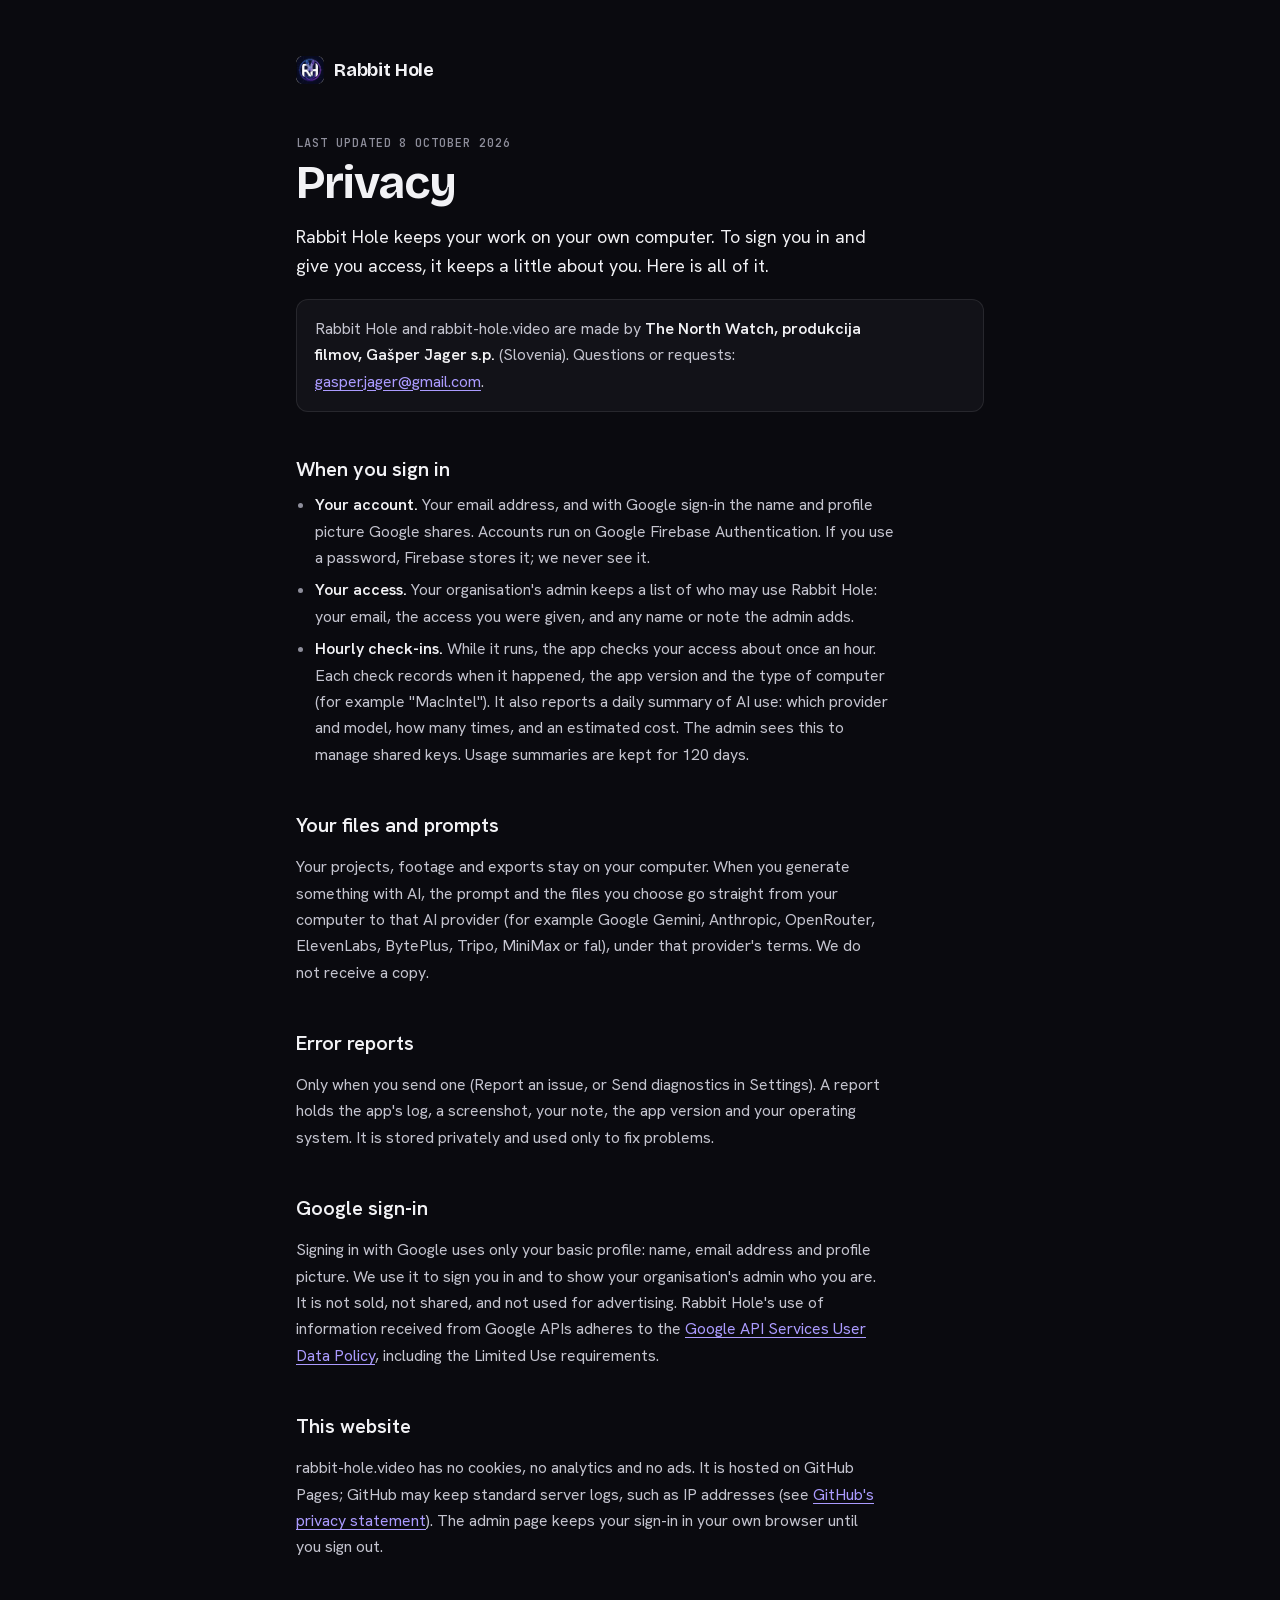
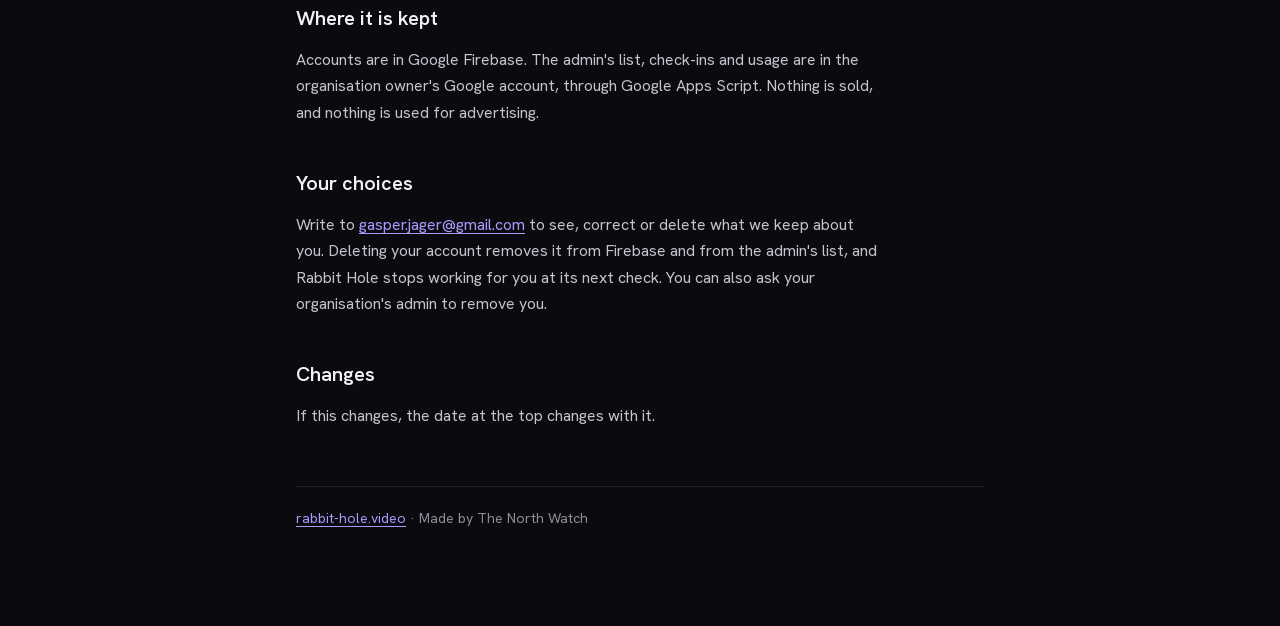
<file: privacy/index.html>
<!doctype html>
<html lang="en">
<head>
<meta charset="utf-8">
<meta name="viewport" content="width=device-width, initial-scale=1">
<title>Rabbit Hole Privacy</title>
<meta name="description" content="What Rabbit Hole and rabbit-hole.video keep about you, why, and how to have it removed.">
<link rel="icon" href="/landing-favicon.png" type="image/png">
<style>
@font-face { font-family: 'Bricolage Grotesque'; font-weight: 700; font-display: swap; src: url(/fonts/BricolageGrotesque_700_latin.woff2) format('woff2'); }
@font-face { font-family: 'Bricolage Grotesque'; font-weight: 700; font-display: swap; src: url(/fonts/BricolageGrotesque_700_latin-ext.woff2) format('woff2'); unicode-range: U+0100-024F, U+1E00-1EFF; }
@font-face { font-family: 'Hanken Grotesk'; font-weight: 400; font-display: swap; src: url(/fonts/HankenGrotesk_400_latin.woff2) format('woff2'); }
@font-face { font-family: 'Hanken Grotesk'; font-weight: 400; font-display: swap; src: url(/fonts/HankenGrotesk_400_latin-ext.woff2) format('woff2'); unicode-range: U+0100-024F, U+1E00-1EFF; }
@font-face { font-family: 'Hanken Grotesk'; font-weight: 600; font-display: swap; src: url(/fonts/HankenGrotesk_600_latin.woff2) format('woff2'); }
@font-face { font-family: 'Hanken Grotesk'; font-weight: 600; font-display: swap; src: url(/fonts/HankenGrotesk_600_latin-ext.woff2) format('woff2'); unicode-range: U+0100-024F, U+1E00-1EFF; }
@font-face { font-family: 'JetBrains Mono'; font-weight: 500; font-display: swap; src: url(/fonts/JetBrainsMono_500_latin.woff2) format('woff2'); }
/* The site's own look: near-black ground, violet accent, dark only (as rabbit-hole.video). */
:root { --ink: #0a0a0f; --s1: #121218; --line: rgba(255,255,255,0.09); --text: #f2f2f5; --text-2: #c4c4cf; --text-3: #8e8e9b; --accent: #ab9bff; color-scheme: dark; }
* { box-sizing: border-box; }
html { background: var(--ink); }
body { margin: 0; background: var(--ink); color: var(--text-2); font: 400 16px/1.65 'Hanken Grotesk', system-ui, -apple-system, 'Segoe UI', sans-serif; -webkit-font-smoothing: antialiased; }
main { max-width: 720px; margin: 0 auto; padding: 56px 16px 96px; }
a { color: var(--accent); text-underline-offset: 3px; }
a:focus-visible { outline: 2px solid var(--accent); outline-offset: 2px; border-radius: 3px; }
.home { display: inline-flex; align-items: center; gap: 10px; color: var(--text); text-decoration: none; font: 700 18px/1 'Bricolage Grotesque', 'Hanken Grotesk', system-ui, sans-serif; letter-spacing: -0.01em; }
.home img { width: 28px; height: 28px; border-radius: 7px; }
.eyebrow { margin: 44px 0 6px; font: 500 12px/1.3 'JetBrains Mono', ui-monospace, Menlo, monospace; text-transform: uppercase; letter-spacing: 0.08em; color: var(--text-3); }
h1 { margin: 0 0 14px; color: var(--text); font: 700 clamp(34px, 6vw, 46px)/1.08 'Bricolage Grotesque', 'Hanken Grotesk', system-ui, sans-serif; letter-spacing: -0.02em; text-wrap: balance; }
.lede { margin: 0 0 8px; font-size: 18px; color: var(--text); max-width: 60ch; }
h2 { margin: 44px 0 10px; color: var(--text); font: 600 20px/1.3 'Hanken Grotesk', system-ui, sans-serif; text-wrap: balance; }
p, li { max-width: 65ch; }
ul { padding-left: 1.2em; margin: 8px 0; }
li { margin: 6px 0; }
li::marker { color: var(--text-3); }
strong { color: var(--text); font-weight: 600; }
.box { margin-top: 18px; padding: 16px 18px; background: var(--s1); border: 1px solid var(--line); border-radius: 12px; }
.box p { margin: 0; }
footer { margin-top: 56px; padding-top: 20px; border-top: 1px solid var(--line); font-size: 14px; color: var(--text-3); }
</style>
</head>
<body>
<main>
  <a class="home" href="/"><img src="/landing-favicon.png" alt="" width="28" height="28">Rabbit Hole</a>

  <p class="eyebrow">Last updated 8 October 2026</p>
  <h1>Privacy</h1>
  <p class="lede">Rabbit Hole keeps your work on your own computer. To sign you in and give you access, it keeps a little about you. Here is all of it.</p>

  <div class="box"><p>Rabbit Hole and rabbit-hole.video are made by <strong>The North Watch, produkcija filmov, Gašper Jager s.p.</strong> (Slovenia). Questions or requests: <a href="mailto:gasper.jager@gmail.com">gasper.jager@gmail.com</a>.</p></div>

  <h2>When you sign in</h2>
  <ul>
    <li><strong>Your account.</strong> Your email address, and with Google sign-in the name and profile picture Google shares. Accounts run on Google Firebase Authentication. If you use a password, Firebase stores it; we never see it.</li>
    <li><strong>Your access.</strong> Your organisation's admin keeps a list of who may use Rabbit Hole: your email, the access you were given, and any name or note the admin adds.</li>
    <li><strong>Hourly check-ins.</strong> While it runs, the app checks your access about once an hour. Each check records when it happened, the app version and the type of computer (for example "MacIntel"). It also reports a daily summary of AI use: which provider and model, how many times, and an estimated cost. The admin sees this to manage shared keys. Usage summaries are kept for 120 days.</li>
  </ul>

  <h2>Your files and prompts</h2>
  <p>Your projects, footage and exports stay on your computer. When you generate something with AI, the prompt and the files you choose go straight from your computer to that AI provider (for example Google Gemini, Anthropic, OpenRouter, ElevenLabs, BytePlus, Tripo, MiniMax or fal), under that provider's terms. We do not receive a copy.</p>

  <h2>Error reports</h2>
  <p>Only when you send one (Report an issue, or Send diagnostics in Settings). A report holds the app's log, a screenshot, your note, the app version and your operating system. It is stored privately and used only to fix problems.</p>

  <h2>Google sign-in</h2>
  <p>Signing in with Google uses only your basic profile: name, email address and profile picture. We use it to sign you in and to show your organisation's admin who you are. It is not sold, not shared, and not used for advertising. Rabbit Hole's use of information received from Google APIs adheres to the <a href="https://developers.google.com/terms/api-services-user-data-policy">Google API Services User Data Policy</a>, including the Limited Use requirements.</p>

  <h2>This website</h2>
  <p>rabbit-hole.video has no cookies, no analytics and no ads. It is hosted on GitHub Pages; GitHub may keep standard server logs, such as IP addresses (see <a href="https://docs.github.com/en/site-policy/privacy-policies/github-general-privacy-statement">GitHub's privacy statement</a>). The admin page keeps your sign-in in your own browser until you sign out.</p>

  <h2>Where it is kept</h2>
  <p>Accounts are in Google Firebase. The admin's list, check-ins and usage are in the organisation owner's Google account, through Google Apps Script. Nothing is sold, and nothing is used for advertising.</p>

  <h2>Your choices</h2>
  <p>Write to <a href="mailto:gasper.jager@gmail.com">gasper.jager@gmail.com</a> to see, correct or delete what we keep about you. Deleting your account removes it from Firebase and from the admin's list, and Rabbit Hole stops working for you at its next check. You can also ask your organisation's admin to remove you.</p>

  <h2>Changes</h2>
  <p>If this changes, the date at the top changes with it.</p>

  <footer><a href="/">rabbit-hole.video</a> · Made by The North Watch</footer>
</main>
</body>
</html>
</file>
